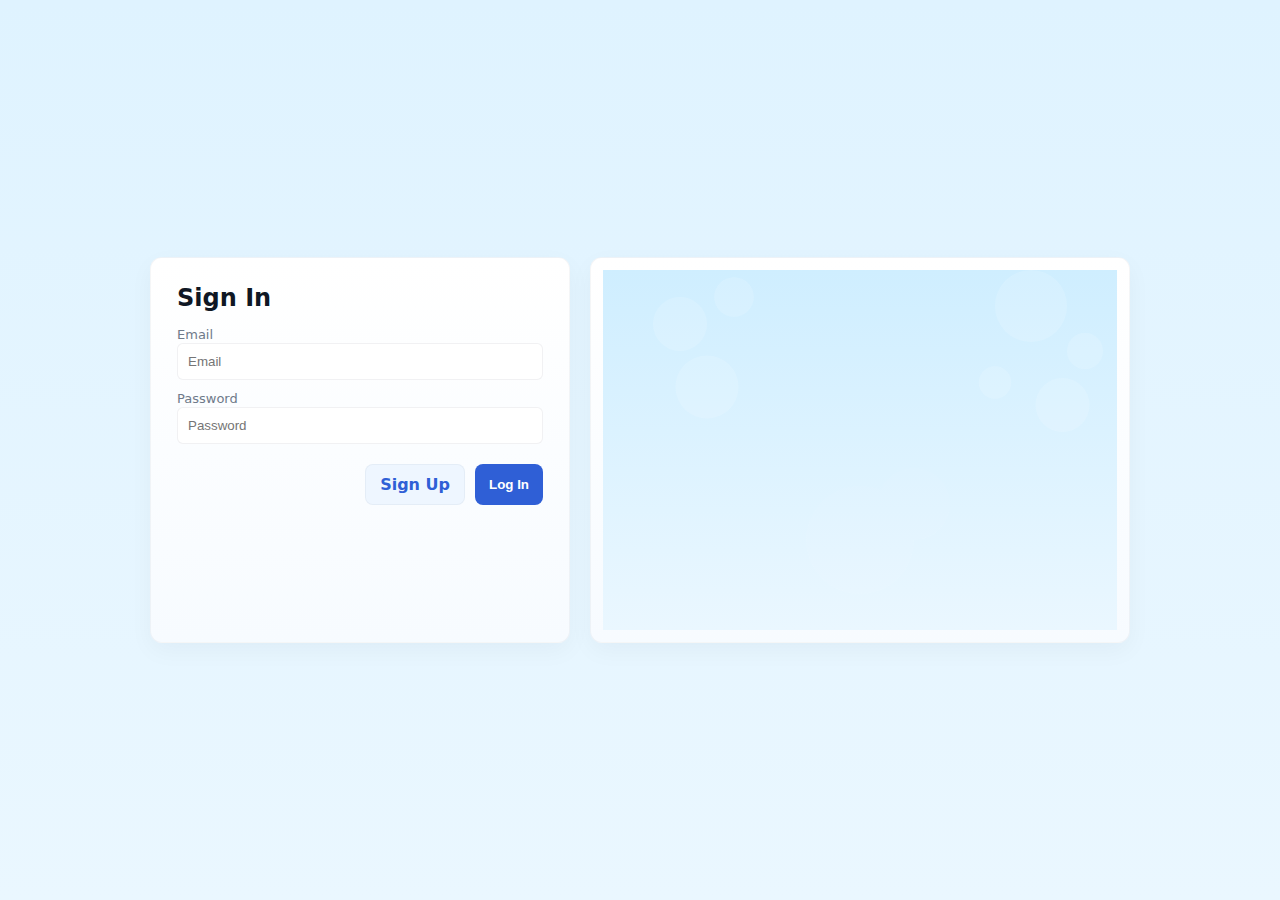
<file: admin dashboard/index.html>
<!doctype html>
<html lang="en"><head><meta charset="utf-8"/><meta name="viewport" content="width=device-width,initial-scale=1"/><title>Sign In</title><link rel="stylesheet" href="css/style.css"/></head><body>
  <div style="display:flex;min-height:100vh;align-items:center;justify-content:center;padding:40px">
    <div style="display:flex;gap:20px;max-width:980px;width:100%">
      <div class="container-card" style="width:420px;padding:26px">
        <h2 style="margin-bottom:12px">Sign In</h2>
        <form action="dashboard.html" method="get">
          <label style="font-size:13px;color:var(--muted)">Email</label>
          <input class="input" type="email" required placeholder="Email"/>
          <label style="font-size:13px;color:var(--muted)">Password</label>
          <input class="input" type="password" required placeholder="Password"/>
          <div style="display:flex;gap:10px;justify-content:flex-end;margin-top:12px"><a class="btn secondary" href="signup.html">Sign Up</a><button class="btn" type="submit">Log In</button></div>
        </form>
      </div>
      <div class="container-card" style="flex:1;display:flex;align-items:center;justify-content:center;overflow:hidden;border-radius:12px">
        <div style="width:100%;height:360px;background-image:url('assets/bg.svg');background-size:cover;background-position:center"></div>
      </div>
    </div>
  </div>
</body></html>
</file>
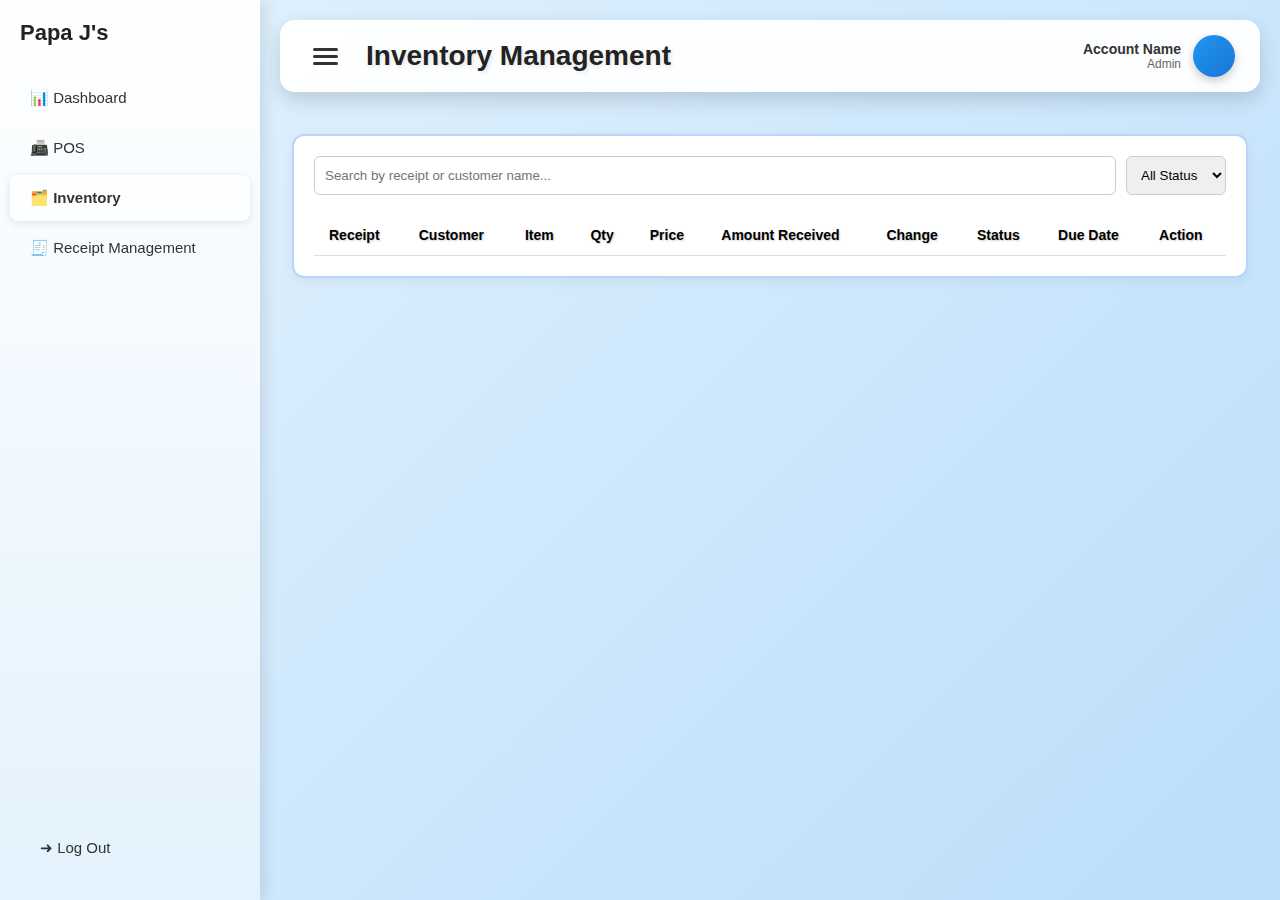
<file: inventory.html>
<!DOCTYPE html>
<html lang="en">

<head>
  <meta charset="UTF-8" />
  <meta name="viewport" content="width=device-width, initial-scale=1.0" />
  <title>Inventory Management</title>
  <link rel="stylesheet" href="css/style.css" />
  <link rel="stylesheet" href="css/inventory.css" />
</head>

<body>
  <div class="container">

    <div class="sidebar" id="sidebar">
      <div class="company-name">Papa J's</div>
      <a href="dashboard.html" class="menu-item">📊 Dashboard</a>
      <a href="pos.html" class="menu-item">📠 POS</a>
      <a href="inventory.html" class="menu-item active">🗂️ Inventory</a>
      <a href="receipt.html" class="menu-item">🧾 Receipt Management</a>
      <div class="logout">
        <a href="login.html" class="menu-item">➜ Log Out</a>
      </div>
    </div>

    <!-- MAIN CONTENT -->
    <div class="main-content" id="mainContent">

      <div class="header">
        <div class="header-left">
          <button class="burger-btn" id="burgerBtn">
            <span></span><span></span><span></span>
          </button>
          <h1 class="dashboard-title">Inventory Management</h1>
        </div>
        <div class="user-info">
          <div class="user-text">
            <div class="user-name">Account Name</div>
            <div class="user-role">Admin</div>
          </div>
          <div class="user-avatar"></div>
        </div>
      </div>

      <!-- INVENTORY TABLE -->
      <section class="inventory-wrapper">
        <div class="inventory-card">
          <div class="inventory-controls">
            <input type="text" class="inventory-search" id="searchInput" placeholder="Search by receipt or customer name...">
            <select class="inventory-status-filter" id="statusFilter">
              <option value="All">All Status</option>
              <option value="Pending">Pending</option>
              <option value="Washing">Washing</option>
              <option value="Washed">Washed</option>
              <option value="Complete">Complete</option>
            </select>
          </div>

          <div class="inventory-table-wrapper">
            <table>
              <thead>
                <tr>
                  <th>Receipt</th>
                  <th>Customer</th>
                  <th>Item</th>
                  <th>Qty</th>
                  <th>Price</th>
                  <th>Amount Received</th>
                  <th>Change</th>
                  <th>Status</th>
                  <th>Due Date</th>
                  <th>Action</th>
                </tr>
              </thead>
              <tbody id="inventoryTable"></tbody>
            </table>
          </div>
        </div>
      </section>
    </div>
  </div>

  <!-- EDIT MODAL -->
  <div class="modal-backdrop" id="editModal">
    <div class="modal">
      <div class="modal-header">Update Laundry Status</div>
      <div class="modal-body">
        <label>Status</label>
        <select class="input" id="modalStatus">
          <option>Pending</option>
          <option>Washing</option>
          <option>Washed</option>
          <option>Complete</option>
        </select>
        <label>Due Date</label>
        <input class="input" type="date" id="modalDate">
      </div>
      <div class="modal-actions">
        <button class="btn" id="cancelModal">Cancel</button>
        <button class="complete-btn" id="saveModal">Save</button>
      </div>
    </div>
  </div>

  <!-- DELETE CONFIRM MODAL -->
  <div class="modal-backdrop" id="deleteModal">
    <div class="modal">
      <div class="modal-header">Confirm Delete</div>
      <div class="modal-body">
        Are you sure you want to delete this item from inventory?
      </div>
      <div class="modal-actions">
        <button class="btn" id="cancelDelete">Cancel</button>
        <button class="btn delete" id="confirmDelete">Delete</button>
      </div>
    </div>
  </div>

  <div class="toast" id="toast">✅ Inventory updated!</div>

  <script>
    function toggleSidebar() {
      document.getElementById("sidebar").classList.toggle("closed");
      document.getElementById("mainContent").classList.toggle("expanded");
      document.getElementById("burgerBtn").classList.toggle("active");
    }

    document.getElementById("burgerBtn").onclick = toggleSidebar;

    const peso = n => '₱' + (Number(n || 0)).toFixed(2);
    let transactions = JSON.parse(localStorage.getItem('transactions') || '[]');
    let selectedItem = null;
    let deleteItem = null;

    function renderInventory() {
      const tbody = document.getElementById('inventoryTable');
      const search = document.getElementById('searchInput').value.toLowerCase();
      const filter = document.getElementById('statusFilter').value;
      tbody.innerHTML = '';

      transactions.forEach((tx, txIndex) => {
        tx.items.forEach((item, itemIndex) => {
          const itemStatus = item.status || 'Pending';

          if (
            (search && !(
              tx.receipt.toLowerCase().includes(search) ||
              tx.customer.name.toLowerCase().includes(search) ||
              tx.customer.phone.toLowerCase().includes(search)
            )) ||
            (filter !== 'All' && itemStatus !== filter)
          ) return;

          const tr = document.createElement('tr');
          tr.innerHTML = `
            <td>${tx.receipt}</td>
            <td>${tx.customer.name}</td>
            <td>${item.name}</td>
            <td>${item.kg}</td>
            <td>${peso(item.rate * item.kg)}</td>
            <td>${peso(tx.amountReceived)}</td>
            <td>${peso(tx.change)}</td>
            <td><span class="badge ${itemStatus.toLowerCase()}">${itemStatus}</span></td>
            <td>${tx.date}</td>
            <td>
              <button class="btn" onclick="openEditModal(${txIndex}, ${itemIndex})">Edit</button>
              <button class="btn delete" onclick="openDeleteModal(${txIndex}, ${itemIndex})">Delete</button>
            </td>
          `;
          tbody.appendChild(tr);
        });
      });
    }

    function openEditModal(txIndex, itemIndex) {
      selectedItem = { txIndex, itemIndex };
      const item = transactions[txIndex].items[itemIndex];
      document.getElementById('modalStatus').value = item.status || 'Pending';
      document.getElementById('modalDate').value = transactions[txIndex].date;
      document.getElementById('editModal').style.display = 'flex';
    }

    document.getElementById('cancelModal').onclick = () => {
      document.getElementById('editModal').style.display = 'none';
    };

    document.getElementById('saveModal').onclick = () => {
      const { txIndex, itemIndex } = selectedItem;
      const newStatus = document.getElementById('modalStatus').value;
      const newDate = document.getElementById('modalDate').value;

      transactions[txIndex].items[itemIndex].status = newStatus;
      transactions[txIndex].date = newDate;

      localStorage.setItem('transactions', JSON.stringify(transactions));
      document.getElementById('editModal').style.display = 'none';
      showToast("✅ Inventory updated!");
      renderInventory();
    };

    function openDeleteModal(txIndex, itemIndex) {
      deleteItem = { txIndex, itemIndex };
      document.getElementById('deleteModal').style.display = 'flex';
    }

    document.getElementById('cancelDelete').onclick = () => {
      document.getElementById('deleteModal').style.display = 'none';
    };

    document.getElementById('confirmDelete').onclick = () => {
      const { txIndex, itemIndex } = deleteItem;
      transactions[txIndex].items.splice(itemIndex, 1);

      if (transactions[txIndex].items.length === 0) {
        transactions.splice(txIndex, 1);
      }

      localStorage.setItem('transactions', JSON.stringify(transactions));
      document.getElementById('deleteModal').style.display = 'none';
      showToast("🗑️ Item deleted successfully!");
      renderInventory();
    };

    function showToast(message) {
      const t = document.getElementById('toast');
      t.textContent = message;
      t.style.display = 'block';
      setTimeout(() => t.style.display = 'none', 2500);
    }

    document.getElementById('searchInput').addEventListener('input', renderInventory);
    document.getElementById('statusFilter').addEventListener('change', renderInventory);

    renderInventory();
  </script>
</body>

</html>
</file>
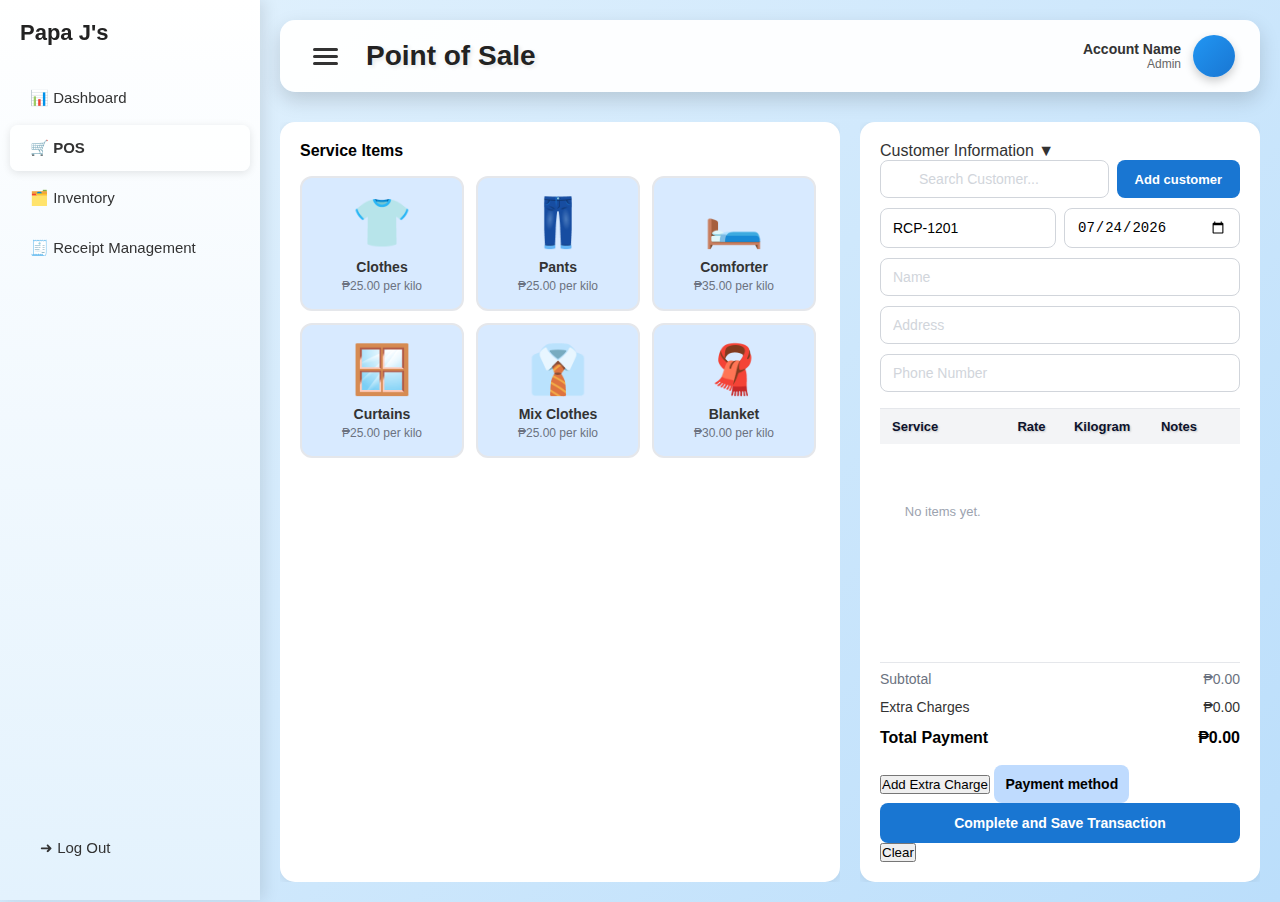
<file: pos.html>
<!DOCTYPE html>
<html lang="en">

<head>
  <meta charset="UTF-8" />
  <meta name="viewport" content="width=device-width, initial-scale=1.0" />
  <title>POS</title>

  <link rel="stylesheet" href="css/style.css" />
  <link rel="stylesheet" href="css/pos.css" />
</head>
 
<body>
  <div class="container">

    <div class="sidebar" id="sidebar">
      <div class="company-name">Papa J's</div>
      <a href="dashboard.html" class="menu-item">📊 Dashboard</a>
      <a href="pos.html" class="menu-item active">🛒 POS</a>
      <a href="inventory.html" class="menu-item">🗂️ Inventory</a>
      <a href="receipt.html" class="menu-item">🧾 Receipt Management</a>
      <div class="logout">
        <a href="login.html" class="menu-item">➜ Log Out</a>
      </div>
    </div>

    <!-- MAIN -->
    <div class="main-content" id="mainContent">

      <!-- HEADER -->
      <div class="header">
        <div class="header-left">
          <button class="burger-btn" id="burgerBtn">
            <span></span><span></span><span></span>
          </button>
          <h1 class="dashboard-title">Point of Sale</h1>
        </div>

        <div class="user-info">
          <div class="user-text">
            <div class="user-name">Account Name</div>
            <div class="user-role">Admin</div>
          </div>
          <div class="user-avatar"></div>
        </div>
      </div>

      <!-- POS LAYOUT -->
      <div class="pos-container">

        <!-- LEFT -->
        <div class="pos-left">
          <div class="box service-box">
            <h4 class="box-title">Service Items</h4>
            <div id="serviceGrid" class="service-grid"></div>
          </div>
        </div>

        <!-- RIGHT -->
        <div class="pos-right">
          <div class="pos-right-container">
            <div class="box collapsible-box">
              <div class="collapse-header" id="custCollapseHeader">
                  <span>Customer Information</span>
                  <span id="custCollapseIcon">▼</span>
              </div>

              <div class="collapse-content" id="custCollapseContent">
                  <div class="customer-search-row">
                      <input class="input" id="customerSearch" placeholder="Search Customer..." />
                      <button class="btn" id="openCustomerModal">Add customer</button>
                  </div>

                  <div class="receipt-row">
                      <input class="input" id="receiptId" placeholder="RCPT-0000" readonly />
                      <input class="input" id="dateInput" type="date" />
                  </div>

                  <input class="input" id="custName" placeholder="Name" />
                  <input class="input" id="custAddress" placeholder="Address" />
                  <input class="input" id="custPhone" placeholder="Phone Number" />
              </div>
          </div>
            <div class="box cart-box">
              <div class="table-wrapper">
                <table class="table" id="cartTable">
                  <thead>
                    <tr>
                      <th>Service</th>
                      <th>Rate</th>
                      <th>Kilogram</th>
                      <th>Notes</th>
                      <th></th>
                    </tr>
                  </thead>
                  <tbody></tbody>
                </table>
              </div>

              <div class="cart-footer">
                <div class="kv subtotal-row">
                  <div>Subtotal</div>
                  <div id="subtotal">₱0.00</div>
                </div>

                <div class="kv extras-row">
                  <div>Extra Charges</div>
                  <div id="extrasTotal">₱0.00</div>
                </div>

                <div class="kv total-row">
                  <div>Total Payment</div>
                  <div id="total">₱0.00</div>
                </div>

                <!-- CASH RECEIVED + CHANGE DISPLAY -->
                <div class="kv cash-received-row" id="cashReceivedRow" style="display:none;">
                  <div>Cash Received</div>
                  <div id="cashReceivedDisplay">₱0.00</div>
                </div>

                <div class="kv change-row" id="changeRow" style="display:none;">
                  <div>Change</div>
                  <div id="changeDisplayMain">₱0.00</div>
                </div>

                <!-- PAYMENT + EXTRAS BUTTONS-->
                <div class="payment-extras-wrapper">
                  <button class="modal-extras-btn" id="openExtrasModal">Add Extra Charge</button>
                  <button class="modal-payment-btn" id="openPaymentModal">Payment method</button>
                </div>

                <!-- COMPLETE + CLEAR BUTTONS -->
                <div class="action-buttons-wrapper">
                  <button class="complete-btn" id="saveBtn">Complete and Save Transaction</button>
                  <button class="clear-btn" id="clearBtn">Clear</button>
                </div>
              </div>
            </div>
          </div>
        </div>
      </div>
    </div>
  </div>
  
  <!--SERVICE MODAL -->
  <div class="modal-backdrop" id="addServiceBackdrop">
    <div class="modal add-service-modal">
      <div class="modal-header">
        Add Service
        <span class="modal-exit" onclick="addServiceBackdrop.style.display='none'">✖</span>
      </div>

      <div class="modal-body modal-center">
        <p class="muted">
          <span id="modalServiceName"></span><br />
          <span id="modalServiceRate"></span>
        </p>

        <input class="input" id="kgInput" type="number" min="0.1" step="0.1" placeholder="Kilogram (e.g., 2)" />
        <input class="input note-input" id="notesInput" type="text" placeholder="Notes (optional)" />
      </div>

      <div class="modal-actions">
        <button class="modal-clear-btn" id="cancelAddService">Cancel</button>
        <button class="modal-confirm-btn" id="confirmAddService">Add</button>
      </div>
    </div>
  </div>

  <!-- ADD CUSTOMER MODAL -->
  <div class="modal-backdrop" id="customerBackdrop">
    <div class="modal">
      <div class="modal-header">
        Add Customer
        <span class="modal-exit" onclick="customerBackdrop.style.display='none'">✖</span>
      </div>

      <div class="modal-body">
        <input class="input" id="newCustName" placeholder="Customer Name" />
        <input class="input" id="newCustAddress" placeholder="Address" />
        <input class="input" id="newCustPhone" placeholder="Phone Number" />
      </div>

      <div class="modal-actions">
        <button class="modal-clear-btn" id="cancelCustomer">Cancel</button>
        <button class="modal-confirm-btn" id="saveCustomer">Add Customer</button>
      </div>
    </div>
  </div>

  <!-- EXTRAS MODAL -->
  <div class="modal-backdrop" id="extrasBackdrop">
    <div class="modal">
      <div class="modal-header">
        Add Extra Charges
        <span class="modal-exit" onclick="extrasBackdrop.style.display='none'">✖</span>
      </div>

      <div class="modal-body">
        <div class="extras-list" id="extrasList"></div>
      </div>

      <div class="modal-actions">
        <button class="modal-clear-btn" id="cancelExtras">Cancel</button>
        <button class="modal-confirm-btn" id="confirmExtras">Apply</button>
      </div>
    </div>
  </div>

  <!-- PAYMENT MODAL -->
  <div class="modal-backdrop" id="paymentBackdrop">
    <div class="modal">
      <div class="modal-header">
        Payment
        <span class="modal-exit" onclick="paymentBackdrop.style.display='none'">✖</span>
      </div>

      <div class="modal-body">
        <div class="kv">
          <div>Total Payment</div>
          <div id="payTotal">₱0.00</div>
        </div>

        <label class="payment-label">Payment Method</label>
        <select class="input" id="paymentMethod">
          <option value="Cash">Cash</option>
          <option value="Paypal">Paypal</option>
        </select>

        <div class="cash-fields" id="cashFields">
          <label class="payment-label">Amount Received</label>
          <input class="input" id="amountReceived" type="number" min="0" step="0.01" placeholder="Enter amount received" />
          
          <div class="change-display" id="changeDisplay">
            <div class="label">Change</div>
            <div class="amount" id="changeAmount">₱0.00</div>
          </div>
        </div>
      </div>

      <div class="modal-actions">
        <button class="modal-clear-btn" id="clearPayment">Clear</button>
        <button class="modal-confirm-btn" id="confirmPayment">Confirm</button>
      </div>
    </div>
  </div>

  <!-- CLEAR CONFIRMATION MODAL -->
  <div class="modal-backdrop" id="clearConfirmBackdrop">
    <div class="modal">
      <div class="modal-header" id="clearModalHeader">
        Clear Transaction
        <span class="modal-exit" onclick="clearConfirmBackdrop.style.display='none'">✖</span>
      </div>

      <div class="modal-body">
        <p style="margin: 0; font-size: 14px; color: #374151;" id="clearModalMessage">
          Are you sure you want to clear all transaction data? This action cannot be undone.
        </p>
      </div>

      <div class="modal-actions" id="clearModalActions">
        <button class="modal-clear-btn" id="cancelClear">Cancel</button>
        <button class="modal-confirm-btn" id="confirmClear">Yes, Clear</button>
      </div>
    </div>
  </div>

  <!-- TOAST -->
  <div class="toast" id="toast">✅ Transaction completed successfully!</div>
  <div class="toast toast-clear" id="clearToast">🗑️ Transaction cleared successfully!</div>

  <script>
    function toggleSidebar() {
      document.getElementById("sidebar").classList.toggle("closed");
      document.getElementById("mainContent").classList.toggle("expanded");
      document.getElementById("burgerBtn").classList.toggle("active");
    }

    document.getElementById("burgerBtn").onclick = toggleSidebar;

    const peso = n => '₱' + (Number(n || 0)).toFixed(2);

    const services = [
      { name: 'Clothes', rate: 25.00, emoji: '👕' },
      { name: 'Pants', rate: 25.00, emoji: '👖' },
      { name: 'Comforter', rate: 35.00, emoji: '🛏️' },
      { name: 'Curtains', rate: 25.00, emoji: '🪟' },
      { name: 'Mix Clothes', rate: 25.00, emoji: '👔' },
      { name: 'Blanket', rate: 30.00, emoji: '🧣' }
    ];

    const extraCharges = [
      {id: 'detergent', name: 'Extra Detergent Powder', price: 15.00},
      {id: 'softener', name: 'Extra Fabric Softener', price: 20.00},
      {id: 'conditioner', name: 'Extra Fabric Conditioner', price: 18.00}
    ];

    let cart = [];
    // ADD EXTRA CHARGE MODAL
    let selectedExtras = {
      detergent: 0,
      softener: 0,
      conditioner: 0
    };

    let payment = { method: 'Cash', amountReceived: 0, change: 0 };
    let selectedService = null;

    function resetExtras() {
      selectedExtras.detergent = 0;
      selectedExtras.softener = 0;
      selectedExtras.conditioner = 0;
    }

    function nextReceipt() {
      const last = Number(localStorage.getItem('lastReceiptId') || '1200');
      const next = last + 1;
      localStorage.setItem('lastReceiptId', String(next));
      return 'RCP-' + next;
    }

    function calcTotals() {
      const subtotal = cart.reduce((s, i) => s + i.rate * i.kg, 0);

      // EXTRA AMOUNT
      let extrasAmount = 0;
      extraCharges.forEach(extra => {
        const qty = selectedExtras[extra.id] || 0;
        extrasAmount += qty * extra.price;
      });

      const total = subtotal + extrasAmount;
      
      document.getElementById('subtotal').textContent = peso(subtotal);
      document.getElementById('extrasTotal').textContent = peso(extrasAmount);
      document.getElementById('total').textContent = peso(total);
      document.getElementById('payTotal').textContent = peso(total);
      
      return { subtotal, extrasAmount, total };
    }

    function renderServices(list = services) {
      const grid = document.getElementById('serviceGrid');
      grid.innerHTML = '';
      list.forEach(s => {
        const div = document.createElement('div');
        div.className = 'service-item';
        div.innerHTML = `
          <div style="font-size:48px;margin-bottom:8px;">${s.emoji}</div>
          <div style="font-weight:700;font-size:14px;">${s.name}</div>
          <div class="muted">${peso(s.rate)} per kilo</div>
        `;
        div.addEventListener('click', () => openAddService(s));
        grid.appendChild(div);
      });
    }

    function renderCart() {
      const body = document.querySelector('#cartTable tbody');
      body.innerHTML = '';
      cart.forEach((item, idx) => {
        const tr = document.createElement('tr');
        tr.innerHTML = `
          <td>${item.name}</td>
          <td>${peso(item.rate)}</td>
          <td>${item.kg}</td>
          <td>${item.notes || '-'}</td>
          <td><button class="btn" data-remove="${idx}">Remove</button></td>
        `;
        body.appendChild(tr);
      });
      calcTotals();
    }

    function renderExtras() {
      const list = document.getElementById('extrasList');
      list.innerHTML = '';

      extraCharges.forEach(extra => {
        const qty = selectedExtras[extra.id] || 0;

        const div = document.createElement('div');
        div.className = 'extra-item';
        div.innerHTML = `
          <div class="extra-info">
            <div class="extra-name">${extra.name}</div>
          </div>

          <div class="extra-qty-control" style="display:flex;align-items:center;gap:8px;">
            <button class="qty-btn" data-id="${extra.id}" data-action="minus"
              style="width:32px;height:32px;font-size:20px;border:1px solid #d1d5db;border-radius:6px;cursor:pointer;line-height:1;">−</button>

            <span class="qty-display" style="min-width:20px;text-align:center;font-weight:600;">${qty}</span>

            <button class="qty-btn" data-id="${extra.id}" data-action="plus"
              style="width:32px;height:32px;font-size:20px;border:1px solid #d1d5db;border-radius:6px;cursor:pointer;line-height:1;">+</button>
          </div>

          <div class="extra-price">${peso(extra.price)}</div>
        `;

        list.appendChild(div);
      });

      document.querySelectorAll('.qty-btn').forEach(btn => {
        btn.addEventListener('click', () => {
          const id = btn.getAttribute('data-id');
          const action = btn.getAttribute('data-action');

          if (action === 'plus') {
            selectedExtras[id] = (selectedExtras[id] || 0) + 1;
          } else if (action === 'minus' && (selectedExtras[id] || 0) > 0) {
            selectedExtras[id] = selectedExtras[id] - 1;
          }

          renderExtras();
        });
      });
    }

    const addServiceBackdrop = document.getElementById('addServiceBackdrop');

    function openAddService(service) {
      selectedService = service;
      document.getElementById('modalServiceName').textContent = service.name;
      document.getElementById('modalServiceRate').textContent = peso(service.rate);
      document.getElementById('kgInput').value = '';
      document.getElementById('notesInput').value = '';
      addServiceBackdrop.style.display = 'flex';
      setTimeout(() => document.getElementById('kgInput').focus(), 10);
    }

    document.getElementById('cancelAddService').onclick = () => {
      addServiceBackdrop.style.display = 'none';
    };

    document.getElementById('confirmAddService').onclick = () => {
      const kg = parseFloat(document.getElementById('kgInput').value);
      const notes = document.getElementById('notesInput').value.trim();
      if (!selectedService || isNaN(kg) || kg <= 0) {
        alert('Enter a valid kilogram');
        return;
      }
      cart.push({ name: selectedService.name, rate: selectedService.rate, kg, notes });
      addServiceBackdrop.style.display = 'none';
      renderCart();
    };

    const customerBackdrop = document.getElementById('customerBackdrop');

    document.getElementById('openCustomerModal').onclick = () => {
      customerBackdrop.style.display = 'flex';
    };

    document.getElementById('cancelCustomer').onclick = () => {
      customerBackdrop.style.display = 'none';
    };

    document.getElementById('saveCustomer').onclick = () => {
      const name = document.getElementById('newCustName').value.trim();
      const address = document.getElementById('newCustAddress').value.trim();
      const phone = document.getElementById('newCustPhone').value.trim();

      if (!name) {
        alert("Please enter customer name.");
        return;
      }

      document.getElementById('custName').value = name;
      document.getElementById('custAddress').value = address;
      document.getElementById('custPhone').value = phone;

      customerBackdrop.style.display = 'none';

      document.getElementById('newCustName').value = "";
      document.getElementById('newCustAddress').value = "";
      document.getElementById('newCustPhone').value = "";
    };

    const extrasBackdrop = document.getElementById('extrasBackdrop');

    document.getElementById('openExtrasModal').onclick = () => {
      renderExtras();
      extrasBackdrop.style.display = 'flex';
    };

    document.getElementById('cancelExtras').onclick = () => {
      extrasBackdrop.style.display = 'none';
    };

    document.getElementById('confirmExtras').onclick = () => {
      extrasBackdrop.style.display = 'none';
      calcTotals();

      const totalQty = Object.values(selectedExtras).reduce((a, b) => a + b, 0);
      const extrasText = totalQty > 0 
        ? `Extras (${totalQty})` 
        : 'Add Extra Charge';
      document.getElementById('openExtrasModal').textContent = extrasText;
    };

    // PAYMENT MODAL
    const paymentBackdrop = document.getElementById('paymentBackdrop');
    const cashFields = document.getElementById('cashFields');
    const changeDisplay = document.getElementById('changeDisplay');
    const paymentMethodSelect = document.getElementById('paymentMethod');
    const amountReceivedInput = document.getElementById('amountReceived');

    paymentMethodSelect.addEventListener('change', () => {
      if (paymentMethodSelect.value === 'Cash') {
        cashFields.classList.add('show');
      } else {
        cashFields.classList.remove('show');
        changeDisplay.style.display = 'none';
      }
    });

    amountReceivedInput.addEventListener('input', () => {
      const totals = calcTotals();
      const received = parseFloat(amountReceivedInput.value) || 0;
      const change = received - totals.total;
      
      if (received >= totals.total) {
        changeDisplay.style.display = 'block';
        document.getElementById('changeAmount').textContent = peso(change);
      } else {
        changeDisplay.style.display = 'none';
      }
    });

    document.getElementById('openPaymentModal').onclick = () => {
      calcTotals();
      paymentBackdrop.style.display = 'flex';
      if (paymentMethodSelect.value === 'Cash') {
        cashFields.classList.add('show');
      }
    };

    document.getElementById('clearPayment').onclick = () => {
      document.getElementById('paymentMethod').value = 'Cash';
      document.getElementById('amountReceived').value = '';
      changeDisplay.style.display = 'none';
      cashFields.classList.add('show');
    };

    document.getElementById('confirmPayment').onclick = () => {
      const method = paymentMethodSelect.value;
      const totals = calcTotals();
      
      if (method === 'Cash') {
        const received = parseFloat(amountReceivedInput.value) || 0;
        if (received < totals.total) {
          alert('Amount received is less than total payment!');
          return;
        }
        payment.method = method;
        payment.amountReceived = received;
        payment.change = received - totals.total;

        // UPDATE MAIN SCREEN
        document.getElementById('cashReceivedRow').style.display = "flex";
        document.getElementById('changeRow').style.display = "flex";
        document.getElementById('cashReceivedDisplay').textContent = peso(received);
        document.getElementById('changeDisplayMain').textContent = peso(payment.change);

        document.getElementById('openPaymentModal').textContent = `Payment: Cash (${peso(received)})`;

      } else {
        payment.method = method;
        payment.amountReceived = totals.total;
        payment.change = 0;

        // HIDE CASH/CHANGE ON MAIN SCREEN
        document.getElementById('cashReceivedRow').style.display = "none";
        document.getElementById('changeRow').style.display = "none";

        document.getElementById('openPaymentModal').textContent = `Payment: ${method}`;
      }
      
      paymentBackdrop.style.display = 'none';
    };

    // Clear button functionality
    const clearConfirmBackdrop = document.getElementById('clearConfirmBackdrop');
    
    document.getElementById('clearBtn').onclick = () => {
      const hasCartItems = cart.length > 0;
      const hasCustomerData = document.getElementById('custName').value.trim() !== '' ||
                              document.getElementById('custAddress').value.trim() !== '' ||
                              document.getElementById('custPhone').value.trim() !== '' ||
                              document.getElementById('customerSearch').value.trim() !== '';
      const hasExtras = Object.values(selectedExtras).some(q => q > 0);
      const hasData = hasCartItems || hasCustomerData || hasExtras;
      
      const modalHeader = document.getElementById('clearModalHeader');
      const modalMessage = document.getElementById('clearModalMessage');
      const modalActions = document.getElementById('clearModalActions');
      
      clearConfirmBackdrop.style.display = 'flex';
      
      if (hasData) {
        modalHeader.textContent = 'Clear Transaction';
        modalMessage.textContent = 'Are you sure you want to clear all transaction data? This action cannot be undone.';
        modalActions.style.display = 'flex';
        modalActions.innerHTML = `
          <button class="modal-clear-btn" id="cancelClear">Cancel</button>
          <button class="modal-confirm-btn" id="confirmClear">Yes, Clear</button>
        `;
        
        setTimeout(() => {
          document.getElementById('cancelClear').onclick = () => {
            clearConfirmBackdrop.style.display = 'none';
          };
          
          document.getElementById('confirmClear').onclick = () => {
            clearAllData();
          };
        }, 0);
      } else {
        modalHeader.textContent = 'No Data';
        modalMessage.textContent = 'There is no data to be cleared.';
        modalActions.style.display = 'flex';
        modalActions.style.justifyContent = 'center';
        modalActions.innerHTML = `
          <button class="modal-confirm-btn" id="closeNoData">OK</button>
        `;
        
        setTimeout(() => {
          document.getElementById('closeNoData').onclick = () => {
            clearConfirmBackdrop.style.display = 'none';
            modalActions.style.justifyContent = 'flex-end';
          };
        }, 0);
      }
    };
    
    function clearAllData() {
      cart = [];
      resetExtras();
      payment = { method: 'Cash', amountReceived: 0, change: 0 };
      
      document.getElementById('custName').value = '';
      document.getElementById('custAddress').value = '';
      document.getElementById('custPhone').value = '';
      document.getElementById('customerSearch').value = '';
      
      document.getElementById('openPaymentModal').textContent = 'Payment method';
      document.getElementById('openExtrasModal').textContent = 'Add Extra Charge';
      
      document.getElementById('paymentMethod').value = 'Cash';
      document.getElementById('amountReceived').value = '';
      changeDisplay.style.display = 'none';

      // HIDE CASH/CHANGE FIELDS
      document.getElementById('cashReceivedRow').style.display = 'none';
      document.getElementById('changeRow').style.display = 'none';
      
      renderCart();
      
      clearConfirmBackdrop.style.display = 'none';
      
      const clearToast = document.getElementById('clearToast');
      clearToast.style.display = 'block';
      setTimeout(() => clearToast.style.display = 'none', 2000);
    }

    document.getElementById('saveBtn').onclick = () => {
      const name = document.getElementById('custName').value.trim();
      if (!name || cart.length === 0) {
        alert('Please add items and customer.');
        return;
      }
      
      if (!payment.method) {
        alert('Please select a payment method.');
        return;
      }
      
      const totals = calcTotals();

      const extrasArray = extraCharges
        .map(extra => {
          const qty = selectedExtras[extra.id] || 0;
          if (qty <= 0) return null;
          return {
            id: extra.id,
            name: extra.name,
            qty,
            price: extra.price
          };
        })
        .filter(Boolean);

      const tx = {
        receipt: document.getElementById('receiptId').value,
        date: document.getElementById('dateInput').value,
        customer: {
          name,
          address: document.getElementById('custAddress').value,
          phone: document.getElementById('custPhone').value
        },
        items: cart,
        extras: extrasArray,
        totals: { 
          subtotal: totals.subtotal, 
          extras: totals.extrasAmount, 
          total: totals.total 
        },
        payment,
        amountReceived: payment.amountReceived,
        change: payment.change
      };
      
      const list = JSON.parse(localStorage.getItem('transactions') || '[]');
      list.push(tx);
      localStorage.setItem('transactions', JSON.stringify(list));
      
      const t = document.getElementById('toast');
      t.style.display = 'block';
      setTimeout(() => t.style.display = 'none', 2000);
      
      cart = [];
      resetExtras();
      payment = { method: 'Cash', amountReceived: 0, change: 0 };
      
      document.getElementById('openPaymentModal').textContent = 'Payment method';
      document.getElementById('openExtrasModal').textContent = 'Add Extra Charge';

      // HIDE CASH/CHANGE FIELDS
      document.getElementById('cashReceivedRow').style.display = 'none';
      document.getElementById('changeRow').style.display = 'none';
      
      renderCart();
      document.getElementById('receiptId').value = nextReceipt();
    };

    document.querySelector('#cartTable').addEventListener('click', e => {
      const i = e.target.getAttribute('data-remove');
      if (i !== null) {
        cart.splice(i, 1);
        renderCart();
      }
    });

    (function init() {
      renderServices();
      document.getElementById('receiptId').value = nextReceipt();
      document.getElementById('dateInput').valueAsDate = new Date();
      cashFields.classList.add('show');
    })();

    // COLLAPSE CUSTOMER SECTION
    const custHeader = document.getElementById("custCollapseHeader");
    const custContent = document.getElementById("custCollapseContent");
    const custIcon = document.getElementById("custCollapseIcon");

    custHeader.addEventListener("click", () => {
        const isHidden = custContent.classList.toggle("hidden");
        custIcon.style.transform = isHidden ? "rotate(-90deg)" : "rotate(0deg)";
    });

  </script>
</body>

</html>
</file>
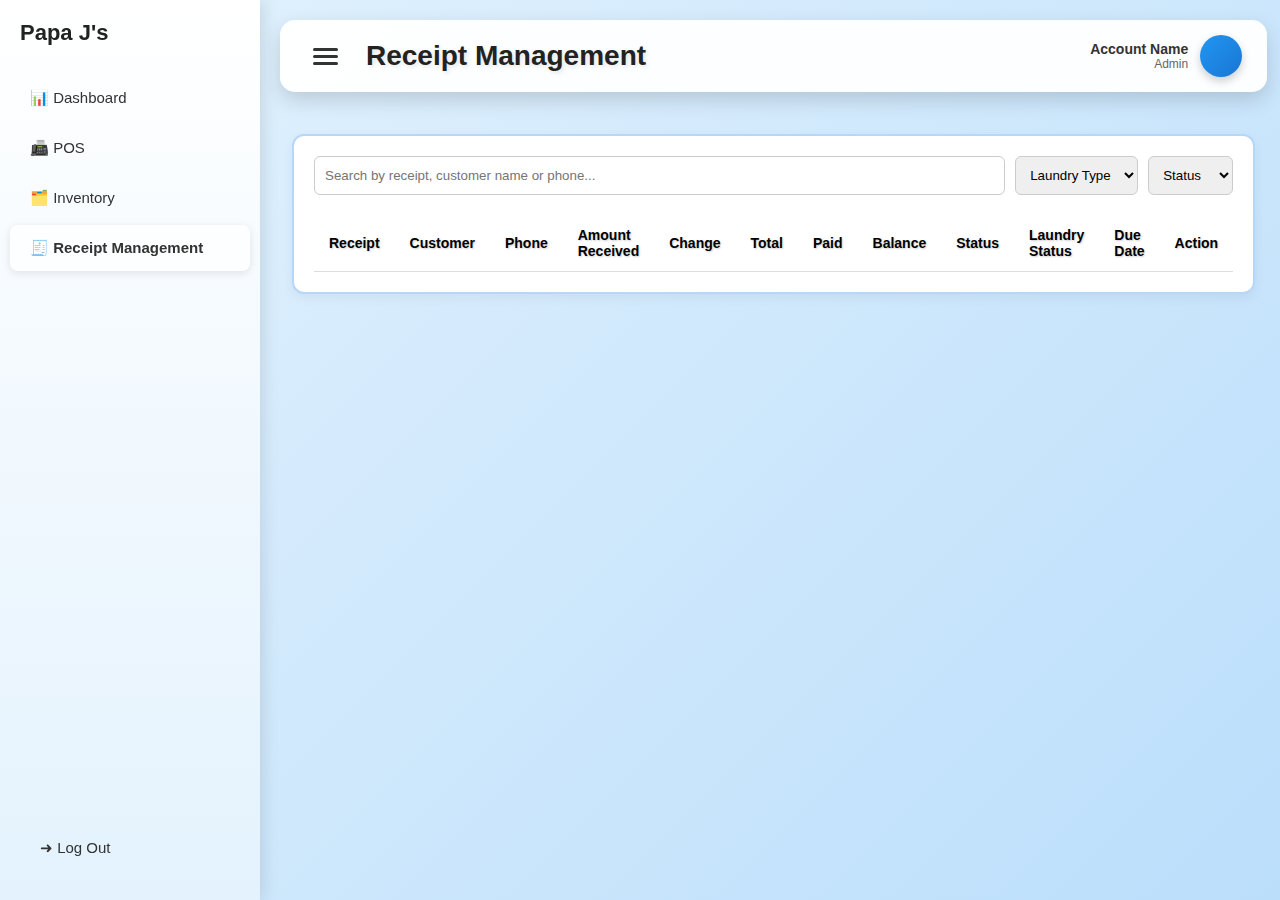
<file: receipt.html>
<!DOCTYPE html>
<html lang="en">

<head>
    <meta charset="UTF-8" />
    <meta name="viewport" content="width=device-width, initial-scale=1.0" />
    <title>Receipt Management</title>

    <link rel="stylesheet" href="css/style.css" />
    <link rel="stylesheet" href="css/receipt.css" />
</head>

<body>
    <div class="container">

        <div class="sidebar" id="sidebar">
            <div class="company-name">Papa J's</div>
            <a href="dashboard.html" class="menu-item">📊 Dashboard</a>
            <a href="pos.html" class="menu-item">📠 POS</a>
            <a href="inventory.html" class="menu-item">🗂️ Inventory</a>
            <a href="receipt.html" class="menu-item active">🧾 Receipt Management</a>
            <div class="logout">
                <a href="login.html" class="menu-item">➜ Log Out</a>
            </div>
        </div>

        <!-- MAIN -->
        <div class="main-content" id="mainContent">

            <div class="header">
                <div class="header-left">
                    <button class="burger-btn" id="burgerBtn">
            <span></span><span></span><span></span>
          </button>
                    <h1 class="dashboard-title">Receipt Management</h1>
                </div>

                <div class="user-info">
                    <div class="user-text">
                        <div class="user-name">Account Name</div>
                        <div class="user-role">Admin</div>
                    </div>
                    <div class="user-avatar"></div>
                </div>
            </div>

            <section class="receipt-wrapper">

                <div class="receipt-card">

                    <div class="receipt-controls">
                        <input class="receipt-search" id="searchInput" placeholder="Search by receipt, customer name or phone..." />

                        <select class="receipt-type-filter" id="laundryTypeFilter">
              <option value="All">Laundry Type</option>
              <option value="Clothes">Clothes</option>
              <option value="Pants">Pants</option>
              <option value="Comforter">Comforter</option>
              <option value="Curtains">Curtains</option>
              <option value="Mix Clothes">Mix Clothes</option>
              <option value="Blanket">Blanket</option>
            </select>

                        <select class="receipt-status-filter" id="paymentFilter">
              <option value="All">Status</option>
              <option value="Paid">Paid</option>
              <option value="Unpaid">Unpaid</option>
            </select>
                    </div>
          <div class="receipt-table-wrapper">
            <table class="receipt-table">
              <thead>
                <tr>
                  <th>Receipt</th>
                  <th>Customer</th>
                  <th>Phone</th>
                  <th>Amount Received</th>
                  <th>Change</th>
                  <th>Total</th>
                  <th>Paid</th>
                  <th>Balance</th>
                  <th>Status</th>
                  <th>Laundry Status</th>
                  <th>Due Date</th>
                  <th>Action</th>
                </tr>
              </thead>
              <tbody id="receiptTable"></tbody>
            </table>
        </div>
                </div>
            </section>
        </div>
    </div>

    <!-- VIEW / EDIT MODAL -->
    <div class="modal-backdrop" id="viewModal">
        <div class="modal">

            <div class="modal-header">
                <div>Receipt Details — <span id="mReceipt"></span></div>
                <div class="close-x" id="closeModal">✖</div>
            </div>

            <div class="modal-body">

                <div class="info-grid">
                    <div>
                        <div class="muted">Customer Name</div>
                        <div id="mName" class="modal-bold"></div>
                    </div>

                    <div>
                        <div class="muted">Phone Number</div>
                        <div id="mPhone"></div>
                    </div>

                    <div>
                        <div class="muted">Due Date</div>
                        <input class="input" type="date" id="mDate" />
                    </div>

                    <div>
                        <div class="muted">Payment Status</div>
                        <select class="input" id="mPaymentStatus">
              <option>Paid</option>
              <option>Unpaid</option>
            </select>
                    </div>
                </div>

                <div class="info-grid">
                    <div class="kv">
                        <div>Total Amount</div>
                        <div id="mTotal">₱0.00</div>
                    </div>

                    <div class="kv">
                        <div>Paid Amount</div>
                        <input class="input" id="mPaidInput" type="number" min="0" step="0.01" />
                    </div>

                    <div class="kv">
                        <div>Balance</div>
                        <div id="mBalance">₱0.00</div>
                    </div>
                </div>

                <h4 class="modal-items-title">Items</h4>

                <table class="mini-table">
                    <thead>
                        <tr>
                            <th>Type</th>
                            <th>Quantity (Kg)</th>
                            <th>Price</th>
                            <th>Status</th>
                        </tr>
                    </thead>
                    <tbody id="mItems"></tbody>
                </table>

            </div>

            <div class="modal-actions">
                <button class="btn" id="cancelView">Cancel</button>
                <button class="complete-btn" id="saveView">Save</button>
            </div>

        </div>
    </div>

    <div class="toast" id="toast">✅ Saved!</div>
    <div class="modal-backdrop" id="textReceiptModal">
        <div class="modal receipt-text-modal">

            <div class="modal-header">
                <div>Receipt Details</div>
                <div class="close-x" onclick="closeTextReceipt()">✖</div>
            </div>

            <div class="modal-body" id="textReceiptBody" style="line-height: 1.6; font-size: 17px;"></div>

            <div class="modal-actions">
                <button class="btn" onclick="closeTextReceipt()">Close</button>
            </div>

        </div>
    </div>
    <div class="modal-backdrop" id="paymentModal" style="display:none;">
        <div class="modal small-modal">

            <div class="modal-header">
                <div>Update Payment</div>
                <div class="close-x" onclick="closePaymentModal()">✖</div>
            </div>

            <div class="modal-body">

                <div class="kv">
                    <div>Total Amount</div>
                    <div id="pTotal">₱0.00</div>
                </div>

                <div class="kv">
                    <div>Amount Paid</div>
                    <input class="input" id="pPaid" type="number" min="0" step="0.01">
                </div>

                <div class="kv">
                    <div>Balance</div>
                    <div id="pBalance">₱0.00</div>
                </div>

                <div class="kv">
                    <div>Payment Status</div>
                    <select class="input" id="pStatus">
                    <option>Paid</option>
                    <option>Unpaid</option>
                </select>
                </div>

            </div>

            <div class="modal-actions">
                <button class="btn" onclick="closePaymentModal()">Cancel</button>
                <button class="complete-btn" onclick="savePayment()">Save</button>
            </div>

        </div>
    </div>
    <script>
        function toggleSidebar() {
            document.getElementById("sidebar").classList.toggle("closed");
            document.getElementById("mainContent").classList.toggle("expanded");
            document.getElementById("burgerBtn").classList.toggle("active");
        }

        document.getElementById("burgerBtn").onclick = toggleSidebar;

        const peso = n => '₱' + Number(n || 0).toFixed(2);
        let transactions = JSON.parse(localStorage.getItem('transactions') || '[]');
        let currentIndex = null;

        function computeTotals(tx) {
            const subtotal = tx.items.reduce((s, i) => s + i.rate * i.kg, 0);
            const total = subtotal;
            const paid = (tx.payment && tx.payment.tendered) || 0;
            const balance = Math.max(0, total - paid);
            const status = paid >= total ? 'Paid' : 'Unpaid';
            return {
                total,
                paid,
                balance,
                status
            };
        }

        function rollupLaundryStatus(tx) {
            const statuses = tx.items.map(i => i.status || 'Pending');
            if (statuses.includes('Pending')) return 'Pending';
            if (statuses.includes('Washing')) return 'Washing';
            if (statuses.includes('Washed')) return 'Washed';
            return 'Complete';
        }

        function badge(htmlStatus, map) {
            const cls = (map[htmlStatus] || htmlStatus).toLowerCase();
            return `<span class="badge ${cls}">${htmlStatus}</span>`;
        }

        function renderTable() {
            const tbody = document.getElementById('receiptTable');
            const q = document.getElementById('searchInput').value.toLowerCase();
            const typeFilter = document.getElementById('laundryTypeFilter').value;
            const payFilter = document.getElementById('paymentFilter').value;

            tbody.innerHTML = '';

            transactions.forEach((tx, idx) => {
                if (q) {
                    const hay = (tx.receipt + ' ' + tx.customer.name + ' ' + tx.customer.phone).toLowerCase();
                    if (!hay.includes(q)) return;
                }

                if (typeFilter !== 'All' && !tx.items.some(i => i.name === typeFilter)) return;

                const {
                    total,
                    paid,
                    balance,
                    status
                } = computeTotals(tx);

                if (payFilter !== 'All' && status !== payFilter) return;

                const laundryStatus = rollupLaundryStatus(tx);

                const tr = document.createElement('tr');
                tr.innerHTML = `
          <td>${tx.receipt}</td>
          <td>${tx.customer.name}</td>
          <td>${tx.customer.phone || ''}</td>
          <td>${peso(tx.amountReceived)}</td>
          <td>${peso(tx.change)}</td>
          <td>${peso(total)}</td>
          <td>${peso(paid)}</td>
          <td>${peso(balance)}</td>
          <td>${badge(status, { Paid: 'paid', Unpaid: 'unpaid' })}</td>
          <td>${badge(laundryStatus, { Pending: 'pending', Washing: 'washing', Washed: 'washed', Complete: 'complete' })}</td>
          <td>${tx.date || ''}</td>
         <td>
         <span class="action-view" onclick="openReceiptText(${idx})">👁️</span>
         <span class="action-edit" onclick="openPayment(${idx})">✏️</span>
          </td>
        `;
                tbody.appendChild(tr);
            });
        }

        function openView(index) {
            currentIndex = index;
            const tx = transactions[index];
            const totals = computeTotals(tx);

            document.getElementById('mReceipt').textContent = tx.receipt;
            document.getElementById('mName').textContent = tx.customer.name;
            document.getElementById('mPhone').textContent = tx.customer.phone;
            document.getElementById('mDate').value = tx.date;
            document.getElementById('mPaymentStatus').value = totals.status;
            document.getElementById('mTotal').textContent = peso(totals.total);
            document.getElementById('mPaidInput').value = totals.paid;
            document.getElementById('mBalance').textContent = peso(totals.balance);

            const body = document.getElementById('mItems');
            body.innerHTML = '';

            tx.items.forEach((it, i) => {
                const row = document.createElement('tr');
                row.innerHTML = `
          <td>${it.name}</td>
          <td>${it.kg}</td>
          <td>${peso(it.rate * it.kg)}</td>
          <td>
            <select class="select" data-idx="${i}">
              <option ${ (it.status || 'Pending') === 'Pending' ? 'selected' : '' }>Pending</option>
              <option ${ it.status === 'Washing' ? 'selected' : '' }>Washing</option>
              <option ${ it.status === 'Washed' ? 'selected' : '' }>Washed</option>
              <option ${ it.status === 'Complete' ? 'selected' : '' }>Complete</option>
            </select>
          </td>
        `;
                body.appendChild(row);
            });

            document.getElementById('viewModal').style.display = 'flex';
        }

        document.getElementById('closeModal').onclick = () => {
            document.getElementById('viewModal').style.display = 'none';
        };

        document.getElementById('cancelView').onclick = () => {
            document.getElementById('viewModal').style.display = 'none';
        };

        document.getElementById('mPaidInput').addEventListener('input', () => {
            const tx = transactions[currentIndex];
            const total = computeTotals(tx).total;
            const paid = Number(document.getElementById('mPaidInput').value || 0);
            document.getElementById('mBalance').textContent = peso(Math.max(0, total - paid));
            document.getElementById('mPaymentStatus').value = paid >= total ? 'Paid' : 'Unpaid';
        });

        function openReceiptText(index) {
            const tx = transactions[index];
            const totals = computeTotals(tx);

            const itemsList = tx.items
                .map(i => `
          <b>Item:</b> ${i.name}<br>
          <b>Laundry Type:</b> ${i.name}<br>
          <b>Quantity:</b> ${i.kg}<br>
          <b>Price:</b> ${peso(i.rate * i.kg)}<br>
          <b>Penalty:</b> ₱0<br><br>
          `)
                .join('');

            const html = `
          <b>Receipt ID:</b> ${tx.receipt}<br>
          <b>Name:</b> ${tx.customer.name}<br>
          ${itemsList}
          <b>Payment Status:</b> ${totals.status}<br>
          <b>Laundry Status:</b> ${rollupLaundryStatus(tx)}<br>
          `;

            document.getElementById('textReceiptBody').innerHTML = html;
            document.getElementById('textReceiptModal').style.display = 'flex';
        }

        function closeTextReceipt() {
            document.getElementById('textReceiptModal').style.display = 'none';
        }
        document.getElementById('saveView').onclick = () => {
            const tx = transactions[currentIndex];

            tx.date = document.getElementById('mDate').value;
            const paidVal = Number(document.getElementById('mPaidInput').value || 0);

            tx.payment = tx.payment || {
                method: 'Cash',
                tendered: 0,
                change: 0
            };
            tx.payment.tendered = paidVal;

            document.querySelectorAll('#mItems select').forEach(sel => {
                const i = Number(sel.getAttribute('data-idx'));
                tx.items[i].status = sel.value;
            });

            localStorage.setItem('transactions', JSON.stringify(transactions));

            const t = document.getElementById('toast');
            t.style.display = 'block';
            setTimeout(() => t.style.display = 'none', 2000);

            renderTable();
            document.getElementById('viewModal').style.display = 'none';
        };

        document.getElementById('searchInput').addEventListener('input', renderTable);
        document.getElementById('laundryTypeFilter').addEventListener('change', renderTable);
        document.getElementById('paymentFilter').addEventListener('change', renderTable);
        let paymentIndex = null;

        function openPayment(index) {
            paymentIndex = index;
            const tx = transactions[index];
            const totals = computeTotals(tx);

            document.getElementById("pTotal").textContent = peso(totals.total);
            document.getElementById("pPaid").value = totals.paid;
            document.getElementById("pBalance").textContent = peso(totals.balance);
            document.getElementById("pStatus").value = totals.status;

            document.getElementById("paymentModal").style.display = "flex";
        }

        function closePaymentModal() {
            document.getElementById("paymentModal").style.display = "none";
        }

        document.getElementById("pPaid").addEventListener("input", () => {
            const total = computeTotals(transactions[paymentIndex]).total;
            const paid = Number(document.getElementById("pPaid").value || 0);
            const balance = Math.max(0, total - paid);
            document.getElementById("pBalance").textContent = peso(balance);
            document.getElementById("pStatus").value = paid >= total ? "Paid" : "Unpaid";
        });

        function savePayment() {
            const tx = transactions[paymentIndex];

            const paid = Number(document.getElementById("pPaid").value || 0);

            // Ensure payment object exists
            if (!tx.payment) tx.payment = {
                method: "Cash",
                tendered: 0,
                change: 0
            };

            tx.payment.tendered = paid;

            // Save to localStorage
            localStorage.setItem("transactions", JSON.stringify(transactions));

            // Update the table
            renderTable();

            // Close modal
            closePaymentModal();

            // Toast notification
            const t = document.getElementById("toast");
            t.style.display = "block";
            setTimeout(() => t.style.display = "none", 2000);
        }
        renderTable();
    </script>
</body>

</html>
</file>
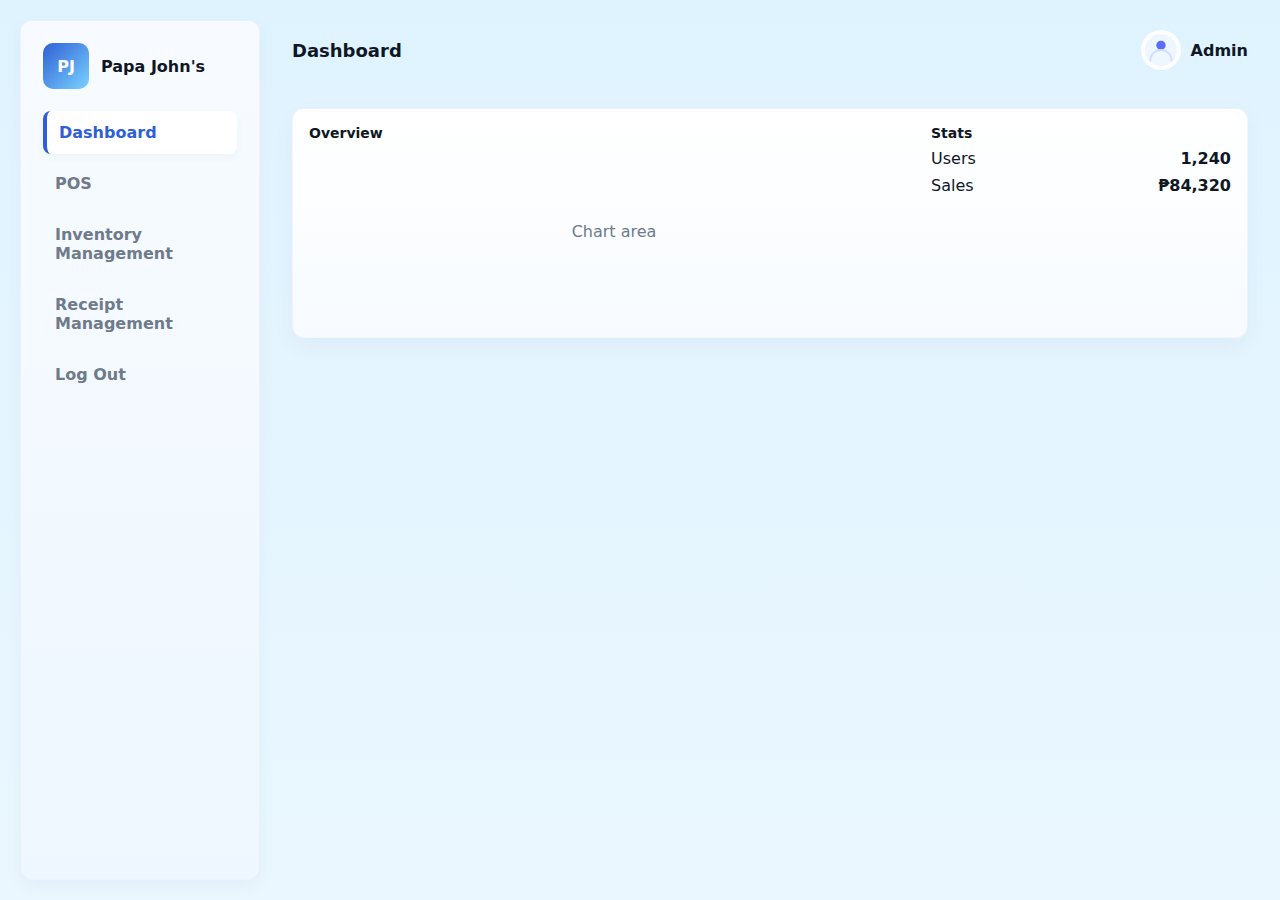
<file: admin dashboard/dashboard.html>
<!doctype html>
<html lang="en"><head><meta charset="utf-8"/><meta name="viewport" content="width=device-width,initial-scale=1"/><title>Dashboard</title><link rel="stylesheet" href="css/style.css"/></head><body>
  <div class="app">
    <aside class="sidebar">
      <div class="brand"><div class="logo">PJ</div><div><h1>Papa John's</h1></div></div>
      <nav class="nav">
        <a class="active" href="dashboard.html">Dashboard</a>
        <a href="pos.html">POS</a>
        <a href="inventory.html">Inventory Management</a>
        <a href="receipt.html">Receipt Management</a>
        <a href="index.html">Log Out</a>
      </nav>
    </aside>
    <main class="main">
      <header class="topbar"><div class="title">Dashboard</div><div /></div><div class="profile"><img src="assets/avatar.svg"/><div style="font-weight:800">Admin</div></div></header>
      <section style="padding:12px">
        <div class="container-card" style="padding:16px;margin-bottom:12px">
          <div style="display:flex;gap:12px">
            <div style="flex:1" class="card">
              <h3 style="font-size:14px">Overview</h3>
              <div style="height:180px;display:flex;align-items:center;justify-content:center;color:var(--muted)">Chart area</div>
            </div>
            <div style="width:300px" class="card">
              <h3 style="font-size:14px">Stats</h3>
              <div style="display:flex;flex-direction:column;gap:8px;margin-top:8px">
                <div style="display:flex;justify-content:space-between"><div>Users</div><div style="font-weight:800">1,240</div></div>
                <div style="display:flex;justify-content:space-between"><div>Sales</div><div style="font-weight:800">₱84,320</div></div>
              </div>
            </div>
          </div>
        </div>
      </section>
    </main>
  </div>
</body></html>
</file>
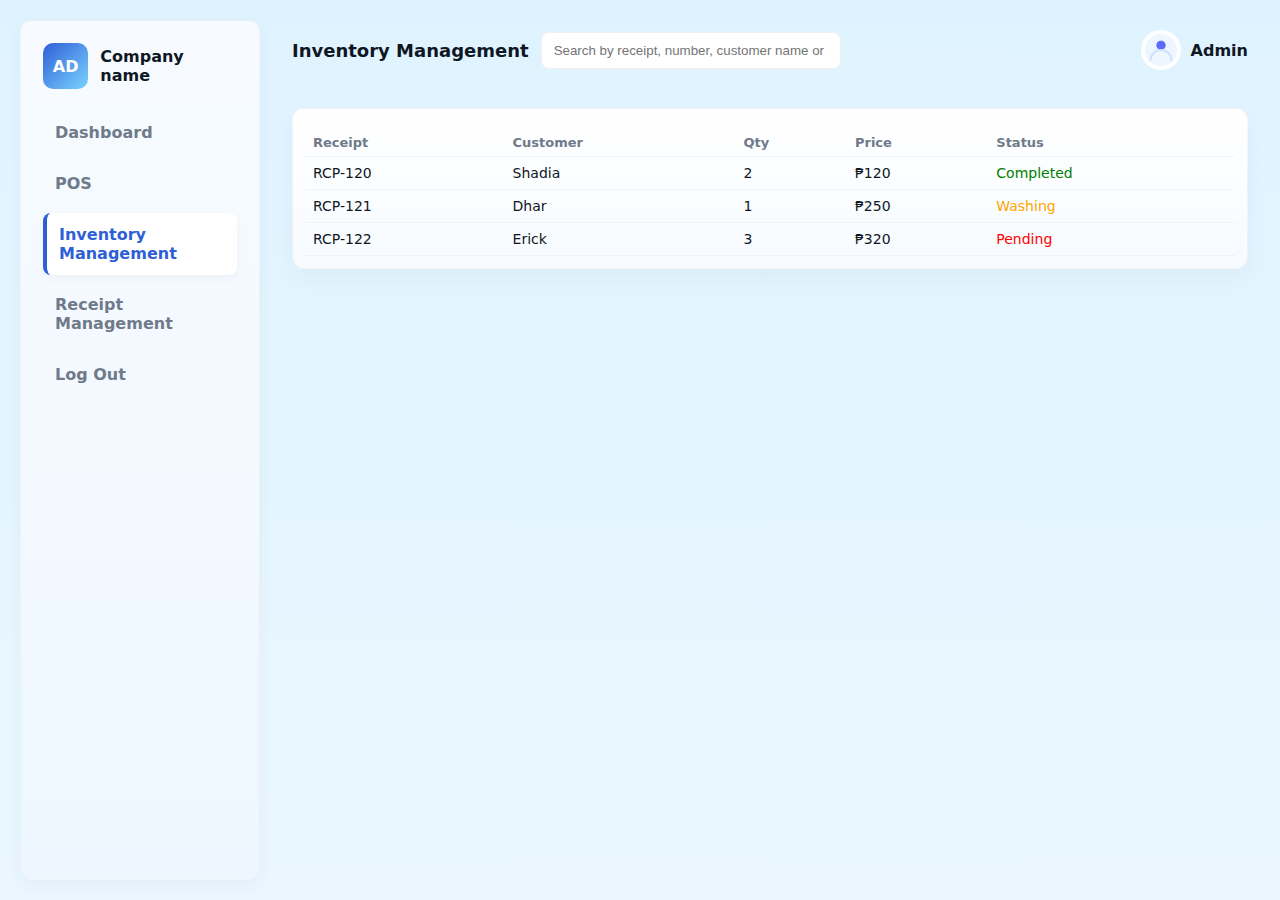
<file: admin dashboard/inventory.html>
<!doctype html>
<html lang="en"><head><meta charset="utf-8"/><meta name="viewport" content="width=device-width,initial-scale=1"/><title>Inventory</title><link rel="stylesheet" href="css/style.css"/></head><body>
  <div class="app">
    <aside class="sidebar">
      <div class="brand"><div class="logo">AD</div><div><h1>Company name</h1></div></div>
      <nav class="nav">
        <a href="dashboard.html">Dashboard</a>
        <a href="pos.html">POS</a>
        <a class="active" href="inventory.html">Inventory Management</a>
        <a href="receipt.html">Receipt Management</a>
        <a href="index.html">Log Out</a>
      </nav>
    </aside>
    <main class="main">
      <header class="topbar"><div class="title">Inventory Management</div><div class="search"><input placeholder="Search by receipt, number, customer name or phone" /></div><div class="profile"><img src="assets/avatar.svg"/><div style="font-weight:800">Admin</div></div></header>
      <section style="padding:12px">
        <div class="container-card">
          <table class="table">
            <thead><tr><th>Receipt</th><th>Customer</th><th>Qty</th><th>Price</th><th>Status</th></tr></thead>
            <tbody>
              <tr><td>RCP-120</td><td>Shadia</td><td>2</td><td>₱120</td><td style="color:green">Completed</td></tr>
              <tr><td>RCP-121</td><td>Dhar</td><td>1</td><td>₱250</td><td style="color:orange">Washing</td></tr>
              <tr><td>RCP-122</td><td>Erick</td><td>3</td><td>₱320</td><td style="color:red">Pending</td></tr>
            </tbody>
          </table>
        </div>
      </section>
    </main>
  </div>
</body></html>
</file>
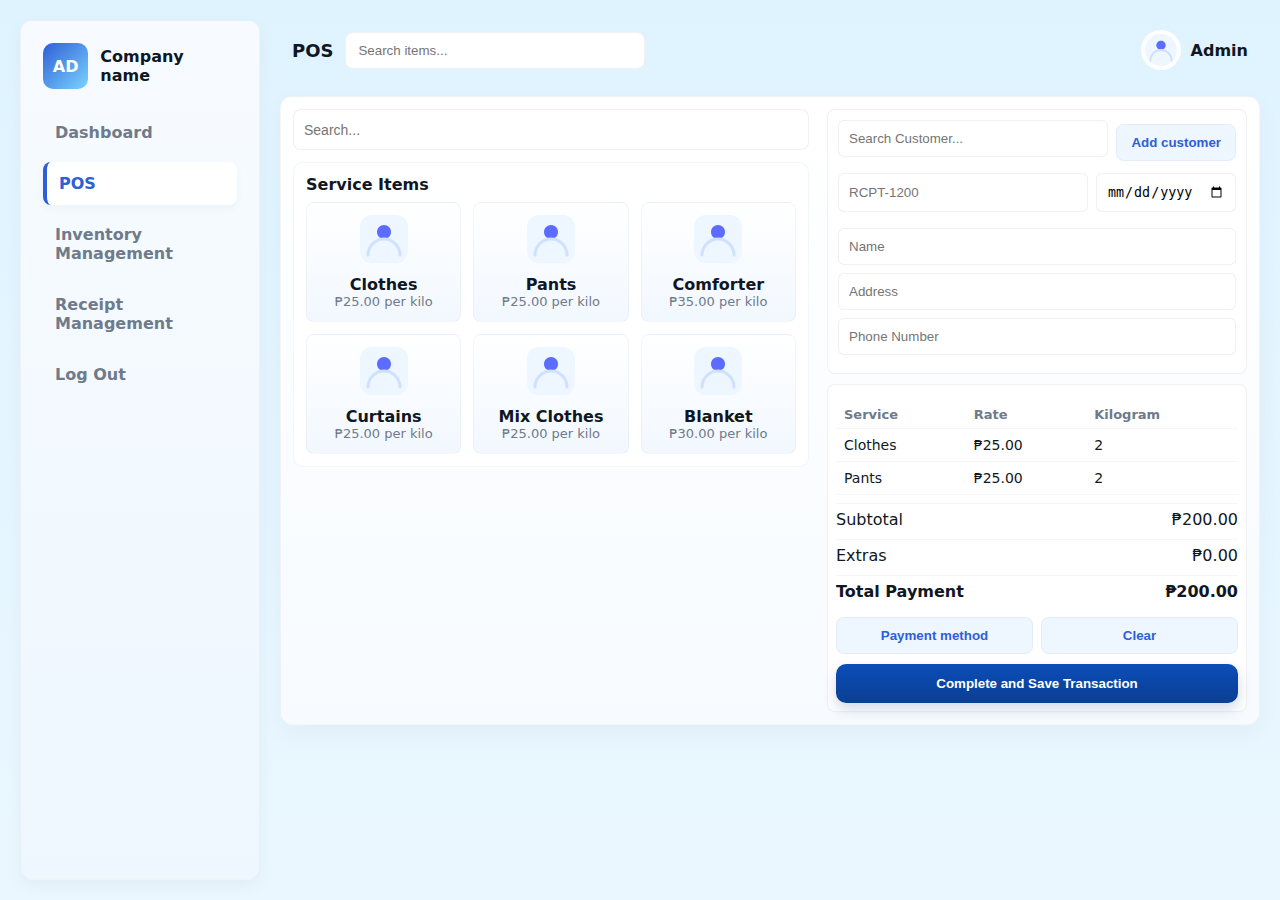
<file: admin dashboard/pos.html>
<!doctype html>
<html lang="en"><head><meta charset="utf-8"/><meta name="viewport" content="width=device-width,initial-scale=1"/><title>POS</title><link rel="stylesheet" href="css/style.css"/></head><body>
  <div class="app">
    <aside class="sidebar">
      <div class="brand"><div class="logo">AD</div><div><h1>Company name</h1></div></div>
      <nav class="nav">
        <a href="dashboard.html">Dashboard</a>
        <a class="active" href="pos.html">POS</a>
        <a href="inventory.html">Inventory Management</a>
        <a href="receipt.html">Receipt Management</a>
        <a href="index.html">Log Out</a>
      </nav>
    </aside>
    <main class="main">
      <header class="topbar"><div class="title">POS</div><div class="search"><input placeholder="Search items..." /></div><div class="profile"><img src="assets/avatar.svg"/><div style="font-weight:800">Admin</div></div></header>
      <section class="container-card pos-layout">
        <div class="pos-left">
          <div class="search-bar"><input placeholder="Search..." style="width:100%;border:0;outline:none;font-size:14px"/></div>
          <div style="background:#fff;border-radius:10px;padding:12px;border:1px solid rgba(12,18,44,0.04)">
            <h4 style="margin-bottom:8px">Service Items</h4>
            <div class="service-grid">
              <div class="service-item"><img src="assets/avatar.svg"/><div style="font-weight:700">Clothes</div><div style="font-size:13px;color:var(--muted)">₱25.00 per kilo</div></div>
              <div class="service-item"><img src="assets/avatar.svg"/><div style="font-weight:700">Pants</div><div style="font-size:13px;color:var(--muted)">₱25.00 per kilo</div></div>
              <div class="service-item"><img src="assets/avatar.svg"/><div style="font-weight:700">Comforter</div><div style="font-size:13px;color:var(--muted)">₱35.00 per kilo</div></div>
              <div class="service-item"><img src="assets/avatar.svg"/><div style="font-weight:700">Curtains</div><div style="font-size:13px;color:var(--muted)">₱25.00 per kilo</div></div>
              <div class="service-item"><img src="assets/avatar.svg"/><div style="font-weight:700">Mix Clothes</div><div style="font-size:13px;color:var(--muted)">₱25.00 per kilo</div></div>
              <div class="service-item"><img src="assets/avatar.svg"/><div style="font-weight:700">Blanket</div><div style="font-size:13px;color:var(--muted)">₱30.00 per kilo</div></div>
            </div>
          </div>
        </div>

        <div class="pos-right">
          <div class="box">
            <div style="display:flex;gap:8px;align-items:center">
              <input class="input" placeholder="Search Customer..." style="flex:1"/>
              <button class="btn secondary">Add customer</button>
            </div>
            <div style="display:flex;gap:8px;margin-top:8px">
              <input class="input" placeholder="RCPT-1200" style="flex:1"/>
              <input class="input" type="date" style="width:140px"/>
            </div>
            <div style="margin-top:8px">
              <input class="input" placeholder="Name" />
              <input class="input" placeholder="Address" />
              <input class="input" placeholder="Phone Number" />
            </div>
          </div>

          <div class="box" style="padding:8px">
            <table class="table">
              <thead><tr><th>Service</th><th>Rate</th><th>Kilogram</th></tr></thead>
              <tbody>
                <tr><td>Clothes</td><td>₱25.00</td><td>2</td></tr>
                <tr><td>Pants</td><td>₱25.00</td><td>2</td></tr>
              </tbody>
            </table>
            <div style="margin-top:8px" class="kv"><div>Subtotal</div><div>₱200.00</div></div>
            <div style="margin-top:4px" class="kv"><div>Extras</div><div>₱0.00</div></div>
            <div style="margin-top:4px;font-weight:800" class="kv"><div>Total Payment</div><div>₱200.00</div></div>
            <div style="display:flex;gap:8px;margin-top:10px">
              <button class="btn secondary" style="flex:1">Payment method</button>
              <button class="btn secondary" style="flex:1">Clear</button>
            </div>
            <div style="margin-top:10px"><button class="complete-btn" style="width:100%">Complete and Save Transaction</button></div>
          </div>
        </div>
      </section>
    </main>
  </div>
</body></html>
</file>
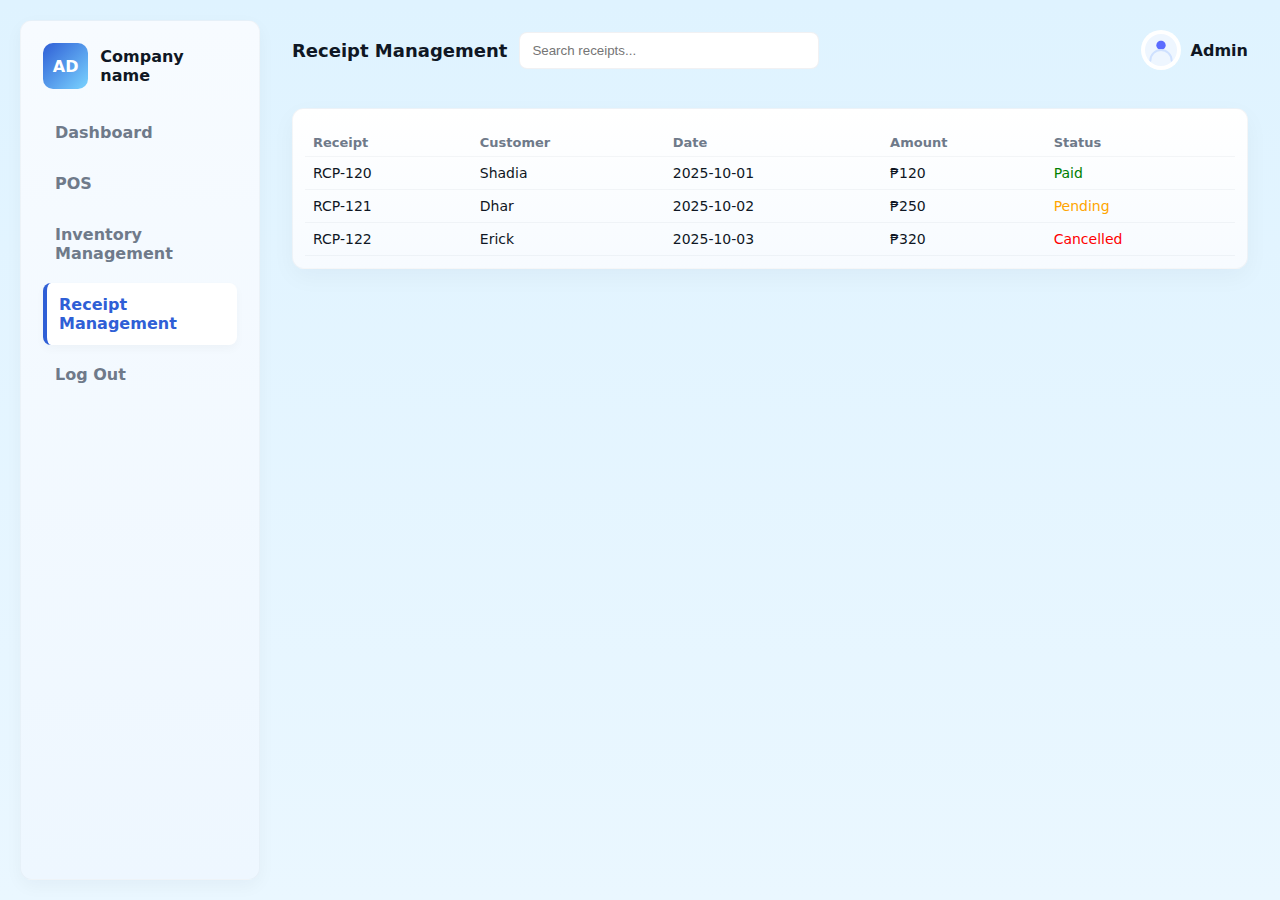
<file: admin dashboard/receipt.html>
<!doctype html>
<html lang="en"><head><meta charset="utf-8"/><meta name="viewport" content="width=device-width,initial-scale=1"/><title>Receipt</title><link rel="stylesheet" href="css/style.css"/></head><body>
  <div class="app">
    <aside class="sidebar">
      <div class="brand"><div class="logo">AD</div><div><h1>Company name</h1></div></div>
      <nav class="nav">
        <a href="dashboard.html">Dashboard</a>
        <a href="pos.html">POS</a>
        <a href="inventory.html">Inventory Management</a>
        <a class="active" href="receipt.html">Receipt Management</a>
        <a href="index.html">Log Out</a>
      </nav>
    </aside>
    <main class="main">
      <header class="topbar"><div class="title">Receipt Management</div><div class="search"><input placeholder="Search receipts..." /></div><div class="profile"><img src="assets/avatar.svg"/><div style="font-weight:800">Admin</div></div></header>
      <section style="padding:12px">
        <div class="container-card">
          <table class="table">
            <thead><tr><th>Receipt</th><th>Customer</th><th>Date</th><th>Amount</th><th>Status</th></tr></thead>
            <tbody>
              <tr><td>RCP-120</td><td>Shadia</td><td>2025-10-01</td><td>₱120</td><td style="color:green">Paid</td></tr>
              <tr><td>RCP-121</td><td>Dhar</td><td>2025-10-02</td><td>₱250</td><td style="color:orange">Pending</td></tr>
              <tr><td>RCP-122</td><td>Erick</td><td>2025-10-03</td><td>₱320</td><td style="color:red">Cancelled</td></tr>
            </tbody>
          </table>
        </div>
      </section>
    </main>
  </div>
</body></html>
</file>
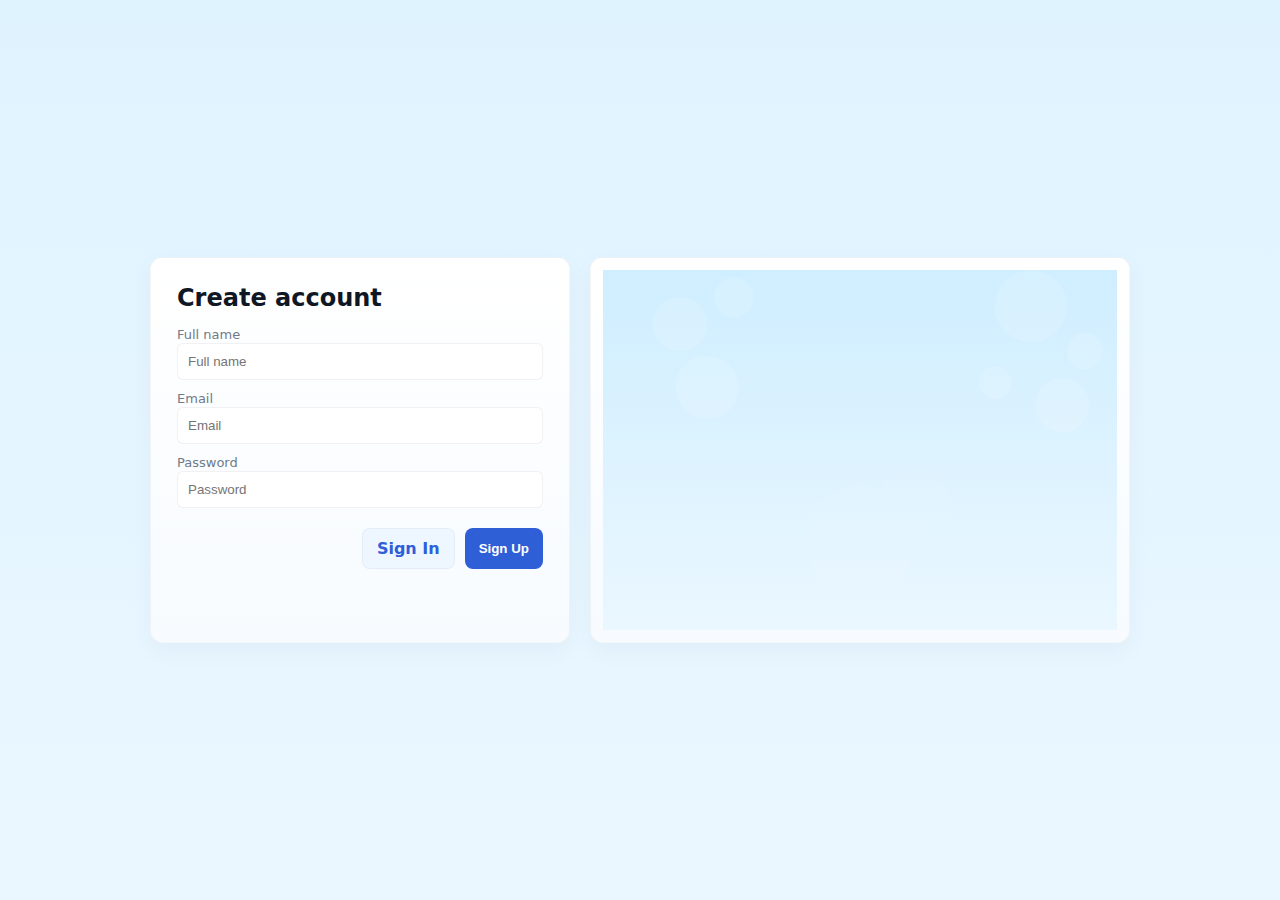
<file: admin dashboard/signup.html>
<!doctype html>
<html lang="en"><head><meta charset="utf-8"/><meta name="viewport" content="width=device-width,initial-scale=1"/><title>Sign Up</title><link rel="stylesheet" href="css/style.css"/></head><body>
  <div style="display:flex;min-height:100vh;align-items:center;justify-content:center;padding:40px">
    <div style="display:flex;gap:20px;max-width:980px;width:100%">
      <div class="container-card" style="width:420px;padding:26px">
        <h2 style="margin-bottom:12px">Create account</h2>
        <form action="dashboard.html" method="get">
          <label style="font-size:13px;color:var(--muted)">Full name</label>
          <input class="input" type="text" required placeholder="Full name"/>
          <label style="font-size:13px;color:var(--muted)">Email</label>
          <input class="input" type="email" required placeholder="Email"/>
          <label style="font-size:13px;color:var(--muted)">Password</label>
          <input class="input" type="password" required placeholder="Password"/>
          <div style="display:flex;gap:10px;justify-content:flex-end;margin-top:12px"><a class="btn secondary" href="index.html">Sign In</a><button class="btn" type="submit">Sign Up</button></div>
        </form>
      </div>
      <div class="container-card" style="flex:1;display:flex;align-items:center;justify-content:center;overflow:hidden;border-radius:12px">
        <div style="width:100%;height:360px;background-image:url('assets/bg.svg');background-size:cover;background-position:center"></div>
      </div>
    </div>
  </div>
</body></html>
</file>
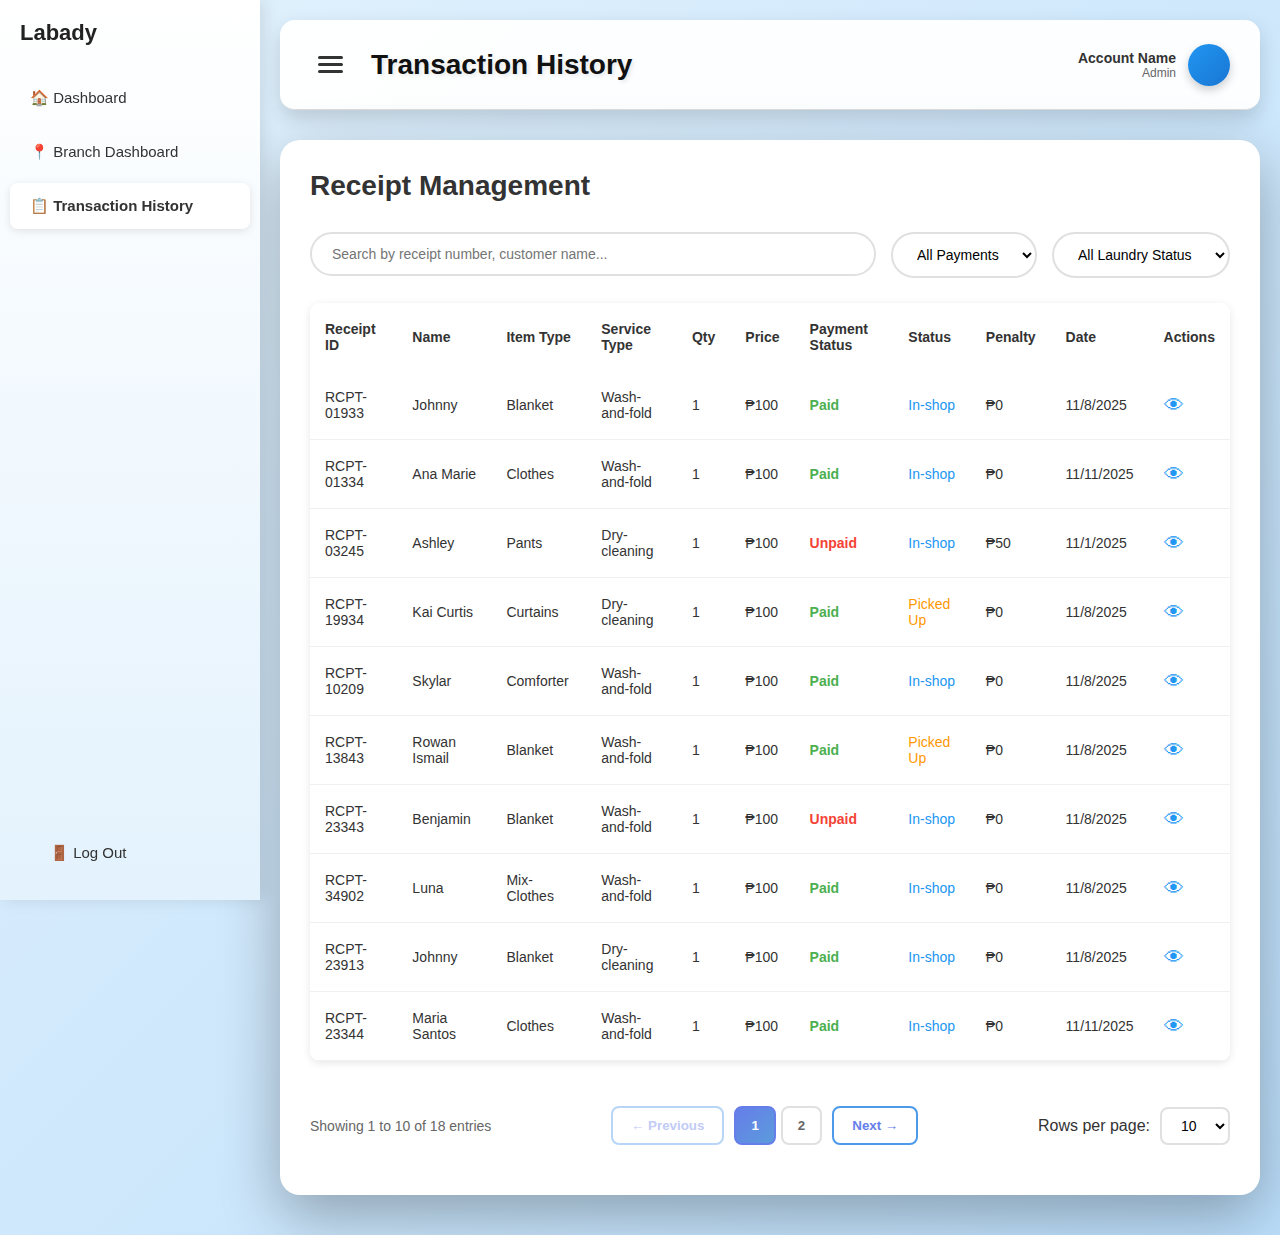
<file: php/superadmin/transactionhistory.html>
<!DOCTYPE html>
<html lang="en">

<head>
    <meta charset="UTF-8" />
    <meta name="viewport" content="width=device-width, initial-scale=1.0" />
    <title>Receipt Management</title>
    <link rel="stylesheet" href="../../css/superadmin/transaction.css" />
</head>

<body>
    <div class="sidebar" id="sidebar">
        <div class="sidebar-top">
            <div class="company-name">Labady</div>
            <a href="dashboard.html" class="menu-item">🏠 Dashboard</a>
            <a href="branchdashboard.html" class="menu-item">📍 Branch Dashboard</a>
            <a href="transactionhistory.html" class="menu-item active">📋 Transaction History</a>
        </div>
        <div class="sidebar-bottom">
            <a href="logIn.php" class="menu-item">🚪 Log Out</a>
        </div>
    </div>
    <div class="main-wrapper" id="mainWrapper">
        <div class="header">
            <div style="display: flex; align-items: center; gap: 20px;">
                <button class="burger-btn" id="burgerBtn" onclick="toggleSidebar()">
                    <span></span>
                    <span></span>
                    <span></span>
                </button>
                <h1 class="dashboard-title">Transaction History</h1>
            </div>
            <div class="user-info">
                <div style="text-align: right;">
                    <div style="font-size: 14px; font-weight: 600;">Account Name</div>
                    <div style="font-size: 12px; color: #666;">Admin</div>
                </div>
                <div class="user-avatar" onclick="window.location.href='userprofile.html'"></div>
            </div>
        </div>

        <div class="container">
            <h1>Receipt Management</h1>

            <div class="filters">
                <div class="search-box">
                    <input type="text" id="searchInput" placeholder="Search by receipt number, customer name...">
                </div>
                <select id="paymentFilter">
                    <option value="all">All Payments</option>
                    <option value="paid">Paid</option>
                    <option value="unpaid">Unpaid</option>
                </select>
                <select id="statusFilter">
                    <option value="all">All Laundry Status</option>
                    <option value="in-shop">In-shop</option>
                    <option value="picked-up">Picked Up</option>
                </select>
            </div>

            <div class="table-wrapper">
                <table id="receiptTable">
                    <thead>
                        <tr>
                            <th>Receipt ID</th>
                            <th>Name</th>
                            <th>Item Type</th>
                            <th>Service Type</th>
                            <th>Qty</th>
                            <th>Price</th>
                            <th>Payment Status</th>
                            <th>Status</th>
                            <th>Penalty</th>
                            <th>Date</th>
                            <th>Actions</th>
                        </tr>
                    </thead>
                    <tbody id="tableBody">
                        <!-- Table rows will be inserted here -->
                    </tbody>
                </table>
            </div>

            <div class="pagination-container">
                <div class="pagination-info" id="paginationInfo"></div>
                <div class="pagination-controls">
                    <button class="pagination-btn" id="prevBtn" onclick="prevPage()">← Previous</button>
                    <div class="page-numbers" id="pageNumbers"></div>
                    <button class="pagination-btn" id="nextBtn" onclick="nextPage()">Next →</button>
                </div>
                <div class="rows-per-page">
                    <span>Rows per page:</span>
                    <select id="rowsPerPage" onchange="changeRowsPerPage()">
                        <option value="5">5</option>
                        <option value="10" selected>10</option>
                        <option value="15">15</option>
                        <option value="20">20</option>
                    </select>
                </div>
            </div>
        </div>
    </div>

    <div class="modal" id="receiptModal">
        <div class="modal-content">
            <h2>Receipt Details</h2>
            <div class="detail-row">
                <span class="detail-label">Receipt ID:</span>
                <span class="detail-value" id="modalReceiptId">-</span>
            </div>
            <div class="detail-row">
                <span class="detail-label">Name:</span>
                <span class="detail-value" id="modalName">-</span>
            </div>
            <div class="detail-row">
                <span class="detail-label">Item:</span>
                <span class="detail-value" id="modalItem">-</span>
            </div>
            <div class="detail-row">
                <span class="detail-label">Laundry Type:</span>
                <span class="detail-value" id="modalLaundryType">-</span>
            </div>
            <div class="detail-row">
                <span class="detail-label">Quantity:</span>
                <span class="detail-value" id="modalQuantity">-</span>
            </div>
            <div class="detail-row">
                <span class="detail-label">Price:</span>
                <span class="detail-value" id="modalPrice">-</span>
            </div>
            <div class="detail-row">
                <span class="detail-label">Penalty:</span>
                <span class="detail-value" id="modalPenalty">-</span>
            </div>
            <div class="detail-row">
                <span class="detail-label">Payment Status:</span>
                <span class="detail-value" id="modalPaymentStatus">-</span>
            </div>
            <div class="detail-row">
                <span class="detail-label">Laundry Status:</span>
                <span class="detail-value" id="modalLaundryStatus">-</span>
            </div>
            <div class="detail-row">
                <span class="detail-label">Date:</span>
                <span class="detail-value" id="modalDate">-</span>
            </div>
            <button class="btn-close" onclick="closeModal()">Close</button>
        </div>
    </div>

    <script>
        const receipts = [{
            id: 'RCPT-01933',
            name: 'Johnny',
            item: 'Blanket',
            type: 'Wash-and-fold',
            qty: 1,
            price: 100,
            penalty: 0,
            payment: 'Paid',
            status: 'In-shop',
            date: '11/8/2025'
        }, {
            id: 'RCPT-01334',
            name: 'Ana Marie',
            item: 'Clothes',
            type: 'Wash-and-fold',
            qty: 1,
            price: 100,
            penalty: 0,
            payment: 'Paid',
            status: 'In-shop',
            date: '11/11/2025'
        }, {
            id: 'RCPT-03245',
            name: 'Ashley',
            item: 'Pants',
            type: 'Dry-cleaning',
            qty: 1,
            price: 100,
            penalty: 50,
            payment: 'Unpaid',
            status: 'In-shop',
            date: '11/1/2025'
        }, {
            id: 'RCPT-19934',
            name: 'Kai Curtis',
            item: 'Curtains',
            type: 'Dry-cleaning',
            qty: 1,
            price: 100,
            penalty: 0,
            payment: 'Paid',
            status: 'Picked Up',
            date: '11/8/2025'
        }, {
            id: 'RCPT-10209',
            name: 'Skylar',
            item: 'Comforter',
            type: 'Wash-and-fold',
            qty: 1,
            price: 100,
            penalty: 0,
            payment: 'Paid',
            status: 'In-shop',
            date: '11/8/2025'
        }, {
            id: 'RCPT-13843',
            name: 'Rowan Ismail',
            item: 'Blanket',
            type: 'Wash-and-fold',
            qty: 1,
            price: 100,
            penalty: 0,
            payment: 'Paid',
            status: 'Picked Up',
            date: '11/8/2025'
        }, {
            id: 'RCPT-23343',
            name: 'Benjamin',
            item: 'Blanket',
            type: 'Wash-and-fold',
            qty: 1,
            price: 100,
            penalty: 0,
            payment: 'Unpaid',
            status: 'In-shop',
            date: '11/8/2025'
        }, {
            id: 'RCPT-34902',
            name: 'Luna',
            item: 'Mix-Clothes',
            type: 'Wash-and-fold',
            qty: 1,
            price: 100,
            penalty: 0,
            payment: 'Paid',
            status: 'In-shop',
            date: '11/8/2025'
        }, {
            id: 'RCPT-23913',
            name: 'Johnny',
            item: 'Blanket',
            type: 'Dry-cleaning',
            qty: 1,
            price: 100,
            penalty: 0,
            payment: 'Paid',
            status: 'In-shop',
            date: '11/8/2025'
        }, {
            id: 'RCPT-23344',
            name: 'Maria Santos',
            item: 'Clothes',
            type: 'Wash-and-fold',
            qty: 1,
            price: 100,
            penalty: 0,
            payment: 'Paid',
            status: 'In-shop',
            date: '11/11/2025'
        }, {
            id: 'RCPT-23345',
            name: 'Juan Cruz',
            item: 'Bedsheet',
            type: 'Wash-and-fold',
            qty: 1,
            price: 100,
            penalty: 50,
            payment: 'Unpaid',
            status: 'In-shop',
            date: '11/1/2025'
        }, {
            id: 'RCPT-23346',
            name: 'Ana Reyes',
            item: 'Curtains',
            type: 'Dry-cleaning',
            qty: 1,
            price: 100,
            penalty: 0,
            payment: 'Paid',
            status: 'Picked Up',
            date: '11/8/2025'
        }, {
            id: 'RCPT-23347',
            name: 'Carlos Lopez',
            item: 'Jacket',
            type: 'Wash-and-fold',
            qty: 1,
            price: 100,
            penalty: 0,
            payment: 'Paid',
            status: 'In-shop',
            date: '11/8/2025'
        }, {
            id: 'RCPT-23348',
            name: 'Sofia Garcia',
            item: 'Towels',
            type: 'Wash-and-fold',
            qty: 1,
            price: 100,
            penalty: 0,
            payment: 'Paid',
            status: 'Picked Up',
            date: '11/8/2025'
        }, {
            id: 'RCPT-23349',
            name: 'Miguel Torres',
            item: 'Shirts',
            type: 'Dry-cleaning',
            qty: 1,
            price: 100,
            penalty: 0,
            payment: 'Unpaid',
            status: 'In-shop',
            date: '11/8/2025'
        }, {
            id: 'RCPT-23350',
            name: 'Isabella Ramos',
            item: 'Dress',
            type: 'Wash-and-fold',
            qty: 1,
            price: 100,
            penalty: 0,
            payment: 'Paid',
            status: 'In-shop',
            date: '11/8/2025'
        }, {
            id: 'RCPT-23351',
            name: 'Diego Flores',
            item: 'Pants',
            type: 'Wash-and-fold',
            qty: 1,
            price: 100,
            penalty: 0,
            payment: 'Paid',
            status: 'In-shop',
            date: '11/8/2025'
        }, {
            id: 'RCPT-23352',
            name: 'Lucia Mendoza',
            item: 'Blanket',
            type: 'Dry-cleaning',
            qty: 1,
            price: 100,
            penalty: 0,
            payment: 'Paid',
            status: 'In-shop',
            date: '11/8/2025'
        }];

        let filteredReceipts = [...receipts];
        let currentPage = 1;
        let rowsPerPage = 10;

        function toggleSidebar() {
            const sidebar = document.getElementById('sidebar');
            const mainWrapper = document.getElementById('mainWrapper');
            const burgerBtn = document.getElementById('burgerBtn');

            if (window.innerWidth <= 768) {
                sidebar.classList.toggle('open');
            } else {
                sidebar.classList.toggle('closed');
                mainWrapper.classList.toggle('expanded');
            }
            burgerBtn.classList.toggle('active');
        }

        document.addEventListener('click', function(event) {
            const sidebar = document.getElementById('sidebar');
            const burgerBtn = document.getElementById('burgerBtn');
            const mainWrapper = document.getElementById('mainWrapper');

            if (window.innerWidth <= 768) {
                if (!sidebar.contains(event.target) && !burgerBtn.contains(event.target)) {
                    sidebar.classList.remove('open');
                    burgerBtn.classList.remove('active');
                }
            }
        });

        function renderTable(data) {
            const tbody = document.getElementById('tableBody');
            tbody.innerHTML = '';

            const startIndex = (currentPage - 1) * rowsPerPage;
            const endIndex = startIndex + rowsPerPage;
            const pageData = data.slice(startIndex, endIndex);

            pageData.forEach(receipt => {
                const row = document.createElement('tr');
                row.innerHTML = `
                    <td>${receipt.id}</td>
                    <td>${receipt.name}</td>
                    <td>${receipt.item}</td>
                    <td>${receipt.type}</td>
                    <td>${receipt.qty}</td>
                    <td>₱${receipt.price}</td>
                    <td class="${receipt.payment === 'Paid' ? 'status-paid' : 'status-unpaid'}">${receipt.payment}</td>
                    <td class="${receipt.status === 'Picked Up' ? 'laundry-picked' : 'laundry-shop'}">${receipt.status}</td>
                    <td>₱${receipt.penalty}</td>
                    <td>${receipt.date}</td>
                    <td>
                        <div class="actions">
                            <button class="btn-view" onclick="viewReceipt('${receipt.id}')">👁</button>
                        </div>
                    </td>
                `;
                tbody.appendChild(row);
            });

            updatePaginationControls(data.length);
        }

        function updatePaginationControls(totalItems) {
            const totalPages = Math.ceil(totalItems / rowsPerPage);
            const startItem = totalItems === 0 ? 0 : (currentPage - 1) * rowsPerPage + 1;
            const endItem = Math.min(currentPage * rowsPerPage, totalItems);

            document.getElementById('paginationInfo').textContent =
                `Showing ${startItem} to ${endItem} of ${totalItems} entries`;

            document.getElementById('prevBtn').disabled = currentPage === 1;
            document.getElementById('nextBtn').disabled = currentPage === totalPages || totalPages === 0;

            const pageNumbers = document.getElementById('pageNumbers');
            pageNumbers.innerHTML = '';

            const maxVisiblePages = 5;
            let startPage = Math.max(1, currentPage - Math.floor(maxVisiblePages / 2));
            let endPage = Math.min(totalPages, startPage + maxVisiblePages - 1);

            if (endPage - startPage < maxVisiblePages - 1) {
                startPage = Math.max(1, endPage - maxVisiblePages + 1);
            }

            for (let i = startPage; i <= endPage; i++) {
                const pageBtn = document.createElement('button');
                pageBtn.className = 'page-number' + (i === currentPage ? ' active' : '');
                pageBtn.textContent = i;
                pageBtn.onclick = () => goToPage(i);
                pageNumbers.appendChild(pageBtn);
            }
        }

        function goToPage(page) {
            currentPage = page;
            renderTable(filteredReceipts);
        }

        function prevPage() {
            if (currentPage > 1) {
                currentPage--;
                renderTable(filteredReceipts);
            }
        }

        function nextPage() {
            const totalPages = Math.ceil(filteredReceipts.length / rowsPerPage);
            if (currentPage < totalPages) {
                currentPage++;
                renderTable(filteredReceipts);
            }
        }

        function changeRowsPerPage() {
            rowsPerPage = parseInt(document.getElementById('rowsPerPage').value);
            currentPage = 1;
            renderTable(filteredReceipts);
        }

        function viewReceipt(id) {
            const receipt = receipts.find(r => r.id === id);
            if (receipt) {
                document.getElementById('modalReceiptId').textContent = receipt.id;
                document.getElementById('modalName').textContent = receipt.name;
                document.getElementById('modalItem').textContent = receipt.item;
                document.getElementById('modalLaundryType').textContent = receipt.type;
                document.getElementById('modalQuantity').textContent = receipt.qty;
                document.getElementById('modalPrice').textContent = '₱' + receipt.price;
                document.getElementById('modalPaymentStatus').textContent = receipt.payment;
                document.getElementById('modalLaundryStatus').textContent = receipt.status;
                document.getElementById('modalPenalty').textContent = '₱' + receipt.penalty;
                document.getElementById('modalDate').textContent = receipt.date;

                document.getElementById('receiptModal').classList.add('active');
            }
        }

        function closeModal() {
            document.getElementById('receiptModal').classList.remove('active');
        }

        function editReceipt(id) {
            alert('Edit functionality for receipt ' + id);
        }

        function filterTable() {
            const searchValue = document.getElementById('searchInput').value.toLowerCase();
            const paymentFilter = document.getElementById('paymentFilter').value;
            const statusFilter = document.getElementById('statusFilter').value;

            filteredReceipts = receipts.filter(receipt => {
                const matchesSearch = receipt.id.toLowerCase().includes(searchValue) ||
                    receipt.name.toLowerCase().includes(searchValue);
                const matchesPayment = paymentFilter === 'all' || receipt.payment.toLowerCase() === paymentFilter;
                const matchesStatus = statusFilter === 'all' || receipt.status.toLowerCase().replace(' ', '-') === statusFilter;

                return matchesSearch && matchesPayment && matchesStatus;
            });

            currentPage = 1;
            renderTable(filteredReceipts);
        }

        document.getElementById('searchInput').addEventListener('input', filterTable);
        document.getElementById('paymentFilter').addEventListener('change', filterTable);
        document.getElementById('statusFilter').addEventListener('change', filterTable);

        document.getElementById('receiptModal').addEventListener('click', function(e) {
            if (e.target === this) {
                closeModal();
            }
        });

        renderTable(receipts);
    </script>
</body>

</html>
</file>
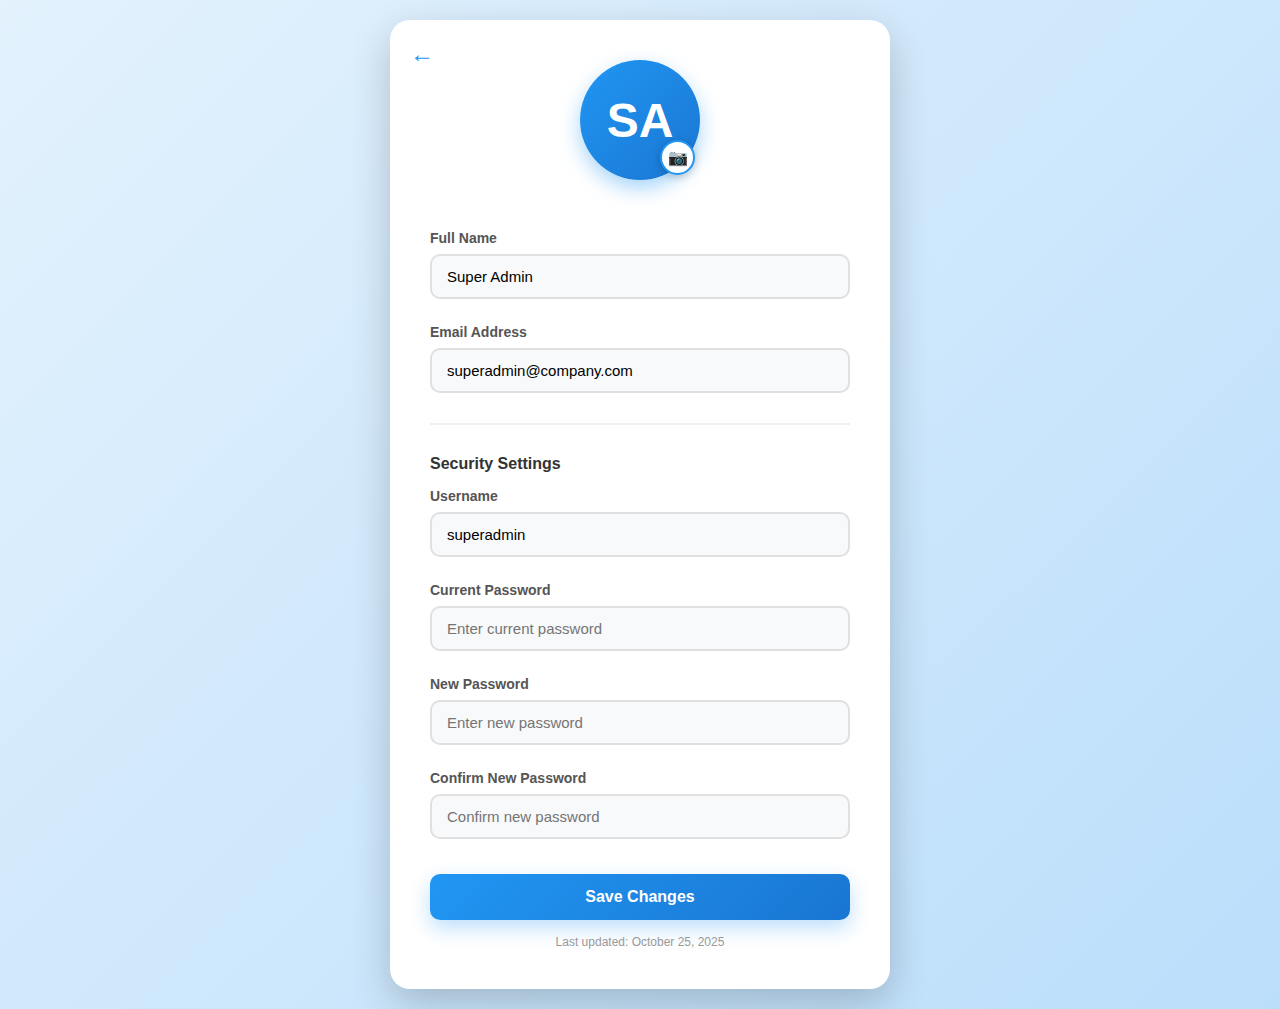
<file: php/superadmin/userprofile.html>
<!DOCTYPE html>
<html lang="en">

<head>
    <meta charset="UTF-8" />
    <meta name="viewport" content="width=device-width, initial-scale=1.0" />
    <title>User Profile - Super Admin</title>
    <link rel="stylesheet" href="../../css/superadmin/userprofile.css" />
</head>

<body>
    <div class="profile-container">
        <button class="back-btn" onclick="goBack()">←</button>
        <div class="logo-container"></div>

        <div class="profile-header">
            <div class="avatar-container">
                <div class="avatar" id="avatar">SA</div>
                <div class="camera-icon" onclick="uploadPhoto()">📷</div>
            </div>

        </div>

        <form id="profileForm">
            <div class="form-group">
                <label for="fullName">Full Name</label>
                <input type="text" id="fullName" placeholder="Enter your full name" value="Super Admin" required />
            </div>

            <div class="form-group">
                <label for="email">Email Address</label>
                <input type="email" id="email" placeholder="admin@company.com" value="superadmin@company.com" required />
            </div>

            <div class="section-divider"></div>

            <div class="section-title">Security Settings</div>

            <div class="form-group">
                <label for="username">Username</label>
                <input type="text" id="username" placeholder="username" value="superadmin" required />
            </div>

            <div class="form-group">
                <label for="currentPassword">Current Password</label>
                <input type="password" id="currentPassword" placeholder="Enter current password" />
            </div>

            <div class="form-group">
                <label for="newPassword">New Password</label>
                <input type="password" id="newPassword" placeholder="Enter new password" />
            </div>

            <div class="form-group">
                <label for="confirmPassword">Confirm New Password</label>
                <input type="password" id="confirmPassword" placeholder="Confirm new password" />
            </div>

            <button type="submit" class="save-btn">Save Changes</button>
            <p class="info-text">Last updated: October 25, 2025</p>
        </form>
    </div>

    <script>
        function goBack() {
            window.history.back();
        }

        function uploadPhoto() {
            alert("Photo upload functionality - Connect to your backend to handle file uploads");
            // In a real application, this would open a file picker
            // const input = document.createElement('input');
            // input.type = 'file';
            // input.accept = 'image/*';
            // input.onchange = handleFileUpload;
            // input.click();
        }

        document.getElementById('profileForm').addEventListener('submit', function(e) {
            e.preventDefault();

            const newPassword = document.getElementById('newPassword').value;
            const confirmPassword = document.getElementById('confirmPassword').value;

            if (newPassword && newPassword !== confirmPassword) {
                alert('New passwords do not match!');
                return;
            }

            // Collect form data
            const formData = {
                fullName: document.getElementById('fullName').value,
                email: document.getElementById('email').value,
                phone: document.getElementById('phone').value,
                username: document.getElementById('username').value
            };

            console.log('Profile updated:', formData);
            alert('Profile updated successfully!');
        });

        // Update avatar initials based on name
        document.getElementById('fullName').addEventListener('input', function(e) {
            const name = e.target.value.trim();
            const initials = name.split(' ').map(n => n[0]).join('').toUpperCase().slice(0, 2);
            document.getElementById('avatar').textContent = initials || 'SA';
        });
    </script>
</body>

</html
</file>
<file: admin dashboard/css/style.css>
:root{
  --bg-start:#dff3ff;
  --bg-end:#eaf7ff;
  --card:#ffffff;
  --muted:#6f7a8a;
  --accent:#2f5fd6;
  --accent-2:#7ad3ff;
  --text:#0f1724;
  --sidebar-width:240px;
  --radius:12px;
  font-family: "Inter", "Segoe UI", Roboto, system-ui, -apple-system, "Helvetica Neue", Arial;
}
*{box-sizing:border-box;margin:0;padding:0}
html,body{height:100%;background:linear-gradient(180deg,var(--bg-start),var(--bg-end));color:var(--text)}
a{color:inherit;text-decoration:none}
.app{display:flex;min-height:100vh;gap:20px;padding:20px}
.sidebar{width:var(--sidebar-width);background:linear-gradient(180deg,#f7fbff, #eef7ff);border-radius:12px;padding:22px;box-shadow:0 6px 18px rgba(12,18,44,0.04);border:1px solid rgba(12,18,44,0.03)}
.brand{display:flex;align-items:center;gap:12px;margin-bottom:22px}
.logo{width:46px;height:46px;border-radius:10px;background:linear-gradient(135deg,var(--accent),var(--accent-2));display:flex;align-items:center;justify-content:center;color:#fff;font-weight:800}
.brand h1{font-size:16px}
.nav{display:flex;flex-direction:column;gap:8px}
.nav a{padding:12px;border-radius:8px;color:var(--muted);font-weight:700;display:flex;align-items:center;gap:10px}
.nav a.active{background:#ffffff;border-left:4px solid var(--accent);color:var(--accent);box-shadow:0 4px 10px rgba(12,18,44,0.03)}

/* Main area */
.main{flex:1;display:flex;flex-direction:column;gap:16px}
.topbar{display:flex;align-items:center;gap:12px;padding:10px 12px}
.topbar .title{font-size:18px;font-weight:800}
.search input{padding:10px 12px;border-radius:8px;border:1px solid rgba(12,18,44,0.06);min-width:300px}
.profile{margin-left:auto;display:flex;align-items:center;gap:10px}
.profile img{width:40px;height:40px;border-radius:999px;background:#fff;padding:4px}

/* Content cards */
.container-card{background:linear-gradient(180deg,#fff,#f7fbff);border-radius:12px;padding:12px;border:1px solid rgba(12,18,44,0.04);box-shadow:0 8px 24px rgba(12,18,44,0.04)}

/* POS layout specifics */
.pos-layout{display:grid;grid-template-columns:1fr 420px;gap:18px;align-items:start}
.pos-left{display:flex;flex-direction:column;gap:12px}
.search-bar{padding:10px;border-radius:8px;border:1px solid rgba(12,18,44,0.06);background:#fff}
.service-grid{display:grid;grid-template-columns:repeat(3,1fr);gap:12px;margin-top:8px}
.service-item{background:linear-gradient(180deg,#fff,#f2f8ff);border-radius:8px;padding:12px;text-align:center;border:1px solid rgba(12,18,44,0.04)}
.service-item img{width:48px;height:48px;margin-bottom:8px}

/* Right panel */
.pos-right{width:420px;display:flex;flex-direction:column;gap:10px}
.box{background:#fff;border-radius:8px;padding:10px;border:1px solid rgba(12,18,44,0.06)}
.input{width:100%;padding:10px;border-radius:6px;border:1px solid rgba(12,18,44,0.06);margin-bottom:8px}
.small-row{display:flex;gap:8px;align-items:center}
.kv{display:flex;justify-content:space-between;padding:6px 0;border-top:1px solid rgba(12,18,44,0.04)}
.kv:first-child{border-top:none}
.table{width:100%;border-collapse:collapse;margin-top:8px}
.table th{font-size:13px;color:var(--muted);text-align:left;padding:6px 8px;border-bottom:1px solid rgba(12,18,44,0.04)}
.table td{padding:8px;border-bottom:1px solid rgba(12,18,44,0.04);font-size:14px}
.btn{display:inline-block;padding:10px 14px;border-radius:8px;background:var(--accent);color:#fff;font-weight:700;border:none;cursor:pointer}
.btn.secondary{background:#eef6ff;color:var(--accent);border:1px solid rgba(12,18,44,0.04)}

.complete-btn{background:linear-gradient(180deg,#0b4db8,#0a3f93);padding:12px;border-radius:10px;color:#fff;font-weight:800;border:none;box-shadow:0 6px 14px rgba(10,40,120,0.18)}

/* Modal styles (floating) */
.modal{position:fixed;left:50%;top:50%;transform:translate(-50%,-50%);background:#fff;padding:16px;border-radius:8px;box-shadow:0 12px 40px rgba(12,18,44,0.2);z-index:60;width:420px;border:1px solid rgba(12,18,44,0.06)}
.modal .modal-actions{display:flex;justify-content:flex-end;gap:8px;margin-top:12px}

/* responsive */
@media (max-width:980px){
  .pos-layout{grid-template-columns:1fr;gap:12px}
  .sidebar{display:none}
  .search input{min-width:120px}
}
</file>
<file: css/style.css>
* {
    margin: 0;
    padding: 0;
    box-sizing: border-box;
}

body {
    font-family: "Segoe UI", Roboto, sans-serif;
    background: linear-gradient(135deg, #e3f2fd 0%, #bbdefb 100%);
    color: #333;
    min-height: 100vh;
}

.container {
    display: flex;
    min-height: 100vh;
}


/* Sidebar */

.sidebar {
    width: 260px;
    background: linear-gradient(180deg, #ffffff 0%, #e3f2fd 100%);
    padding: 20px 0;
    transition: transform 0.3s ease;
    position: fixed;
    height: 100vh;
    z-index: 1000;
    box-shadow: 4px 0 15px rgba(0, 0, 0, 0.1);
}

.sidebar.closed {
    transform: translateX(-260px);
}

.company-name {
    padding: 0 20px 25px;
    font-size: 22px;
    font-weight: 700;
    color: #222;
}

.menu-item {
    padding: 14px 20px;
    cursor: pointer;
    display: flex;
    align-items: center;
    gap: 12px;
    transition: all 0.3s;
    font-size: 15px;
    color: #333;
    margin: 4px 10px;
    border-radius: 8px;
    text-decoration: none;
}

.menu-item:hover {
    background: rgba(255, 255, 255, 0.5);
    transform: translateX(5px);
    text-decoration: underline;
}

.menu-item.active {
    background: rgba(255, 255, 255, 0.7);
    font-weight: 600;
    box-shadow: 0 2px 8px rgba(0, 0, 0, 0.1);
}

.logout {
    position: absolute;
    bottom: 25px;
    width: calc(100% - 20px);
    left: 10px;
}


/* MAIN */

.main-content {
    flex: 1;
    margin-left: 260px;
    transition: margin-left 0.3s ease;
    padding: 20px;
}

.main-content.expanded {
    margin-left: 0;
}


/* HEADER */

.header {
    display: flex;
    justify-content: space-between;
    align-items: center;
    margin-bottom: 30px;
    background: rgba(255, 255, 255, 0.95);
    padding: 15px 25px;
    border-radius: 15px;
    box-shadow: 0 8px 20px rgba(0, 0, 0, 0.15);
}

.burger-btn {
    background: none;
    border: none;
    cursor: pointer;
    display: flex;
    flex-direction: column;
    gap: 4px;
    padding: 8px;
    z-index: 1100;
    transition: transform 0.3s;
}

.burger-btn:hover {
    transform: scale(1.1);
}

.burger-btn span {
    display: block;
    width: 25px;
    height: 3px;
    background: #333;
    border-radius: 2px;
    transition: all 0.3s ease;
}

.burger-btn.active span:nth-child(1) {
    transform: rotate(45deg) translate(6px, 6px);
}

.burger-btn.active span:nth-child(2) {
    opacity: 0;
}

.burger-btn.active span:nth-child(3) {
    transform: rotate(-45deg) translate(6px, -6px);
}

.dashboard-title {
    font-size: 28px;
    font-weight: 700;
    color: #222;
    text-shadow: 2px 2px 4px rgba(0, 0, 0, 0.1);
}

.user-info {
    display: flex;
    align-items: center;
    gap: 12px;
}

.user-avatar {
    width: 42px;
    height: 42px;
    border-radius: 50%;
    background: linear-gradient(135deg, #2196F3 0%, #1976D2 100%);
    box-shadow: 0 4px 10px rgba(0, 0, 0, 0.2);
}


/* STATS CARD */

.stats-container {
    display: grid;
    grid-template-columns: repeat(auto-fit, minmax(220px, 1fr));
    gap: 20px;
    margin-bottom: 30px;
}

.stat-card {
    background: linear-gradient(135deg, #ffffff 0%, #f8f9fa 100%);
    padding: 25px;
    border-radius: 15px;
    box-shadow: 0 10px 25px rgba(0, 0, 0, 0.15);
    transition: all 0.3s;
    transform: translateY(0);
    border: 3px solid transparent; 
}

.stat-card:hover {
    transform: translateY(-5px);
    box-shadow: 0 15px 35px rgba(0, 0, 0, 0.2);
    border: 3px solid #4a90e2;
    background: linear-gradient(135deg, #e3f2fd 0%, #bbdefb 100%);
}

.stat-label {
    font-size: 13px;
    color: #666;
    margin-bottom: 10px;
    font-weight: 500;
}

.stat-value {
    font-size: 32px;
    font-weight: 700;
    color: #333;
    text-shadow: 2px 2px 4px rgba(0, 0, 0, 0.05);
}


/* CHART CONTAINER */

.chart-container {
    background: linear-gradient(135deg, #ffffff 0%, #f8f9fa 100%);
    padding: 25px;
    border-radius: 15px;
    box-shadow: 0 10px 25px rgba(0, 0, 0, 0.15);
    margin-bottom: 25px;
    max-height: 400px;
}

.chart-title {
    font-size: 18px;
    font-weight: 700;
    margin-bottom: 20px;
    color: #333;
    text-shadow: 1px 1px 2px rgba(0, 0, 0, 0.05);
}

canvas {
    max-height: 280px !important;
}


/* DATA TABLE */

.table-container {
    background: linear-gradient(135deg, #ffffff 0%, #f8f9fa 100%);
    padding: 25px;
    border-radius: 15px;
    box-shadow: 0 10px 25px rgba(0, 0, 0, 0.15);
    overflow-x: auto;
}

table {
    width: 100%;
    border-collapse: collapse;
}

th,
td {
    padding: 12px 15px;
    border-bottom: 1px solid #000000;
    text-align: left;
    font-size: 14px;
}

th {
    font-weight: 600;
    text-shadow: 1px 1px 2px rgba(0, 0, 0, 0.2);
}

tr {
    transition: all 0.2s;
}

.table th,
.table td {
  color: #0c122c !important; 
}

/* MAIN CONTAINER */
.inventory-wrapper {
    padding: 12px;
}

.inventory-card {
    background: #fff;
    padding: 20px;
    border-radius: 12px;
    border: 2px solid #b6d6fa;
    box-shadow: 0 4px 12px rgba(0,0,0,0.05);
}

/*Responsive*/

@media (max-width: 768px) {
    .sidebar {
        transform: translateX(-260px);
    }
    .sidebar.open {
        transform: translateX(0);
    }
    .main-content {
        margin-left: 0;
    }
    .dashboard-title {
        font-size: 20px;
    }
    .stat-value {
        font-size: 26px;
    }
    .header {
        padding: 12px 15px;
    }
}
</file>
<file: css/inventory.css>
:root {
  --border: #ccc;
  --radius: 10px;
  --muted: #6b7280;
}

.header-left {
  display: flex;
  align-items: center;
  gap: 20px;
}

.user-text {
  text-align: right;
}

.user-name {
  font-size: 14px;
  font-weight: 600;
}

.user-role {
  font-size: 12px;
  color: #666;
}

.inventory-wrapper {
  padding: 12px;
}

.inventory-card {
  background: #fff;
  padding: 20px;
  border-radius: 12px;
  border: 2px solid #b6d6fa;
  box-shadow: 0 4px 12px rgba(0, 0, 0, 0.05);
}

.inventory-controls {
  display: flex;
  gap: 10px;
  margin-bottom: 20px;
}

.inventory-search {
  flex: 1;
  padding: 10px;
  border-radius: 6px;
  border: 1px solid var(--border);
}

.inventory-status-filter {
  padding: 10px;
  border-radius: 6px;
  border: 1px solid var(--border);
}

table {
  width: 100%;
  border-collapse: collapse;
  background: white;
}

th,
td {
  padding: 12px 15px;
  border-bottom: 1px solid #ddd;
  text-align: left;
  font-size: 14px;
}

th {
  background: white;
  color: #000;
  font-weight: 600;
}

tr:hover {
  background: #f8faff;
}

.badge {
  padding: 4px 12px;
  border-radius: 12px;
  font-size: 12px;
  font-weight: 600;
  color: white;
}

.badge.pending {
  background: #FF6B6B;
}

.badge.washing {
  background: #4FA1F5;
}

.badge.washed {
  background: #77D5F2;
}

.badge.complete {
  background: #63E36F;
}

.btn {
  padding: 6px 10px;
  border-radius: var(--radius);
  border: 1px solid #ccc;
  background: #f1f5f9;
  cursor: pointer;
  font-size: 13px;
}

.btn:hover {
  background: #e2e8f0;
}

.btn.delete {
  background: #ffe8e8;
  border: 1px solid #fca5a5;
  color: #b91c1c;
}

.btn.delete:hover {
  background: #fecaca;
}

.modal-backdrop {
  position: fixed;
  inset: 0;
  background: rgba(0, 0, 0, 0.35);
  display: none;
  align-items: center;
  justify-content: center;
  z-index: 2000;
}

.modal {
  width: min(480px, 92vw);
  background: #fff;
  border-radius: 12px;
  box-shadow: 0 20px 60px rgba(0, 0, 0, .25);
  overflow: hidden;
}

.modal-header {
  padding: 12px 16px;
  font-weight: 700;
  border-bottom: 1px solid #e5e7eb;
}

.modal-body {
  padding: 16px;
}

.modal-actions {
  display: flex;
  gap: 8px;
  justify-content: flex-end;
  padding: 12px 16px;
  border-top: 1px solid #e5e7eb;
  background: #f9fafb;
}

.input {
  width: 100%;
  border-radius: var(--radius);
  border: 1px solid #ccc;
  padding: 8px 10px;
  font-size: 14px;
  outline: none;
  margin-top: 8px;
}

.complete-btn {
  padding: 10px;
  background: #2196F3;
  color: #fff;
  border-radius: var(--radius);
  border: none;
  cursor: pointer;
  font-weight: 600;
}

.complete-btn:hover {
  background: #1976D2;
}

.toast {
  position: fixed;
  top: 18px;
  right: 20px;
  background: #d1fae5;
  color: #065f46;
  border: 1px solid #34d399;
  padding: 10px 12px;
  border-radius: 10px;
  box-shadow: 0 10px 30px rgba(0, 0, 0, .15);
  display: none;
  z-index: 2100;
}
</file>
<file: css/pos.css>
.header-left {
  display: flex;
  align-items: center;
  gap: 20px;
}

.user-text {
  text-align: right;
}

.user-name {
  font-size: 14px;
  font-weight: 600;
}

.user-role {
  font-size: 12px;
  color: #666;
}

/* BACKGROUND */
body {
    background: linear-gradient(135deg, #e3f2fd 0%, #bbdefb 100%);
}

/* GRID MAIN LAYOUT */
.pos-container {
    display: grid;
    grid-template-columns: 1fr 400px;
    gap: 20px;
    height: calc(100vh - 140px);
    overflow: hidden;
}

/* LEFT COLUMN */
.pos-left {
    display: flex;
    flex-direction: column;
    gap: 15px;
    height: 100%;
    overflow: hidden;
}

/* RIGHT COLUMN */
.pos-right {
    display: flex;
    flex-direction: column;
    height: 100%;
    overflow: hidden;
}

/* UNIFIED RIGHT CONTAINER */
.pos-right-container {
    background: #ffffff;
    border-radius: 15px;
    box-shadow: 0px 2px 8px rgba(0, 0, 0, 0.08);
    display: flex;
    flex-direction: column;
    height: 100%;
    overflow: hidden;
}

/* GENERAL BOX */
.box {
    background: #ffffff;
    border-radius: 15px;
    padding: 20px;
    box-shadow: 0px 2px 8px rgba(0, 0, 0, 0.08);
}

/* RIGHT PANEL - SINGLE CONTAINER */
.pos-right .box {
    background: transparent;
    box-shadow: none;
    border-radius: 0;
}

.pos-right .box:first-child {
    padding: 20px 20px 16px 20px;
    flex-shrink: 0;
}

.pos-right .cart-box {
    padding: 0 20px 20px 20px;
    flex: 1;
    display: flex;
    flex-direction: column;
    overflow: hidden;
}

/* SEARCH BAR */
.search-bar {
    background: #fff;
    border-radius: 12px;
    padding: 12px 16px;
    box-shadow: 0px 2px 8px rgba(0,0,0,0.08);
    position: relative;
    flex-shrink: 0;
}

.search-bar::before {
    content: "🔍";
    position: absolute;
    left: 16px;
    top: 50%;
    transform: translateY(-50%);
    font-size: 16px;
    color: #9ca3af;
}

.item-search-input {
    width: 100%;
    border: none;
    outline: none;
    background: transparent;
    font-size: 14px;
    color: #0c122c;
    padding-left: 28px;
}

.item-search-input::placeholder {
    color: #d1d5db;
}

/* SERVICE BOX */
.service-box {
    background: #ffffff;
    border-radius: 15px;
    padding: 20px;
    box-shadow: 0px 2px 8px rgba(0, 0, 0, 0.08);
    flex: 1;
    display: flex;
    flex-direction: column;
    overflow: hidden;
}

.box-title {
    font-size: 16px;
    font-weight: 700;
    margin-bottom: 16px;
    color: #000;
    flex-shrink: 0;
}

/* SERVICE GRID */
.service-grid {   
    display: grid;
    grid-template-columns: repeat(3, 1fr);
    gap: 12px;
    overflow-y: auto;
    padding-right: 4px;
}

.service-grid::-webkit-scrollbar {
    width: 6px;
}

.service-grid::-webkit-scrollbar-track {
    background: #f1f1f1;
    border-radius: 10px;
}

.service-grid::-webkit-scrollbar-thumb {
    background: #cbd5e1;
    border-radius: 10px;
}

.service-item {
    padding: 16px;
    border-radius: 12px;
    background: #d8eaff;
    text-align: center;
    border: 2px solid #e5e7eb;
    cursor: pointer;
    transition: all 0.2s ease;
}

.service-item:hover {
    border-color:#1565C0;
    box-shadow: 0 4px 12px rgba(59, 130, 246, 0.2);
}

.service-item img {
    width: 54px;
    height: 54px;
    margin-bottom: 8px;
    object-fit: contain;
}

.service-item .muted {
    font-size: 12px;
    color: #6b7280;
    margin-top: 4px;
}

/* CUSTOMER SEARCH ROW */
.customer-search-row {
    display: flex;
    gap: 8px;
    margin-bottom: 10px;
    position: relative;
}

.customer-search-row::before {
    position: absolute;
    left: 12px;
    top: 50%;
    transform: translateY(-50%);
    font-size: 14px;
    color: #9ca3af;
    z-index: 1;
}

.customer-search-row .input {
    flex: 1;
    margin-bottom: 0;
    padding-left: 38px;
    background: white;
}

.customer-search-row .btn {
    background: #1976D2;
    color: white;
    border: none;
    padding: 10px 18px;
    font-weight: 600;
    white-space: nowrap;
    border-radius: 8px;
    font-size: 13px;
}

.customer-search-row .btn:hover {
    background: #1565C0;
}

/* RECEIPT ROW */
.receipt-row {
    display: flex;
    gap: 8px;
    margin-bottom: 10px;
}

.receipt-row .input {
    flex: 1;
    margin-bottom: 0;
}

/* INPUTS */
.input {
    width: 100%;
    border-radius: 8px;
    border: 1px solid #d1d5db;
    padding: 10px 12px;
    font-size: 14px;
    outline: none;
    margin-bottom: 10px;
    background: white;
}

.pos-right .input:last-of-type {
    margin-bottom: 0;
}

.input::placeholder {
    color: #d1d5db;
}

/* CART TABLE */
.table-wrapper {
    flex: 1;
    overflow-y: auto;
    margin-bottom: 12px;
    border-top: 1px solid #e5e7eb;
}

.table-wrapper::-webkit-scrollbar {
    width: 6px;
}

.table-wrapper::-webkit-scrollbar-track {
    background: #f1f1f1;
    border-radius: 10px;
}

.table-wrapper::-webkit-scrollbar-thumb {
    background: #cbd5e1;
    border-radius: 10px;
}

.table {
    width: 100%;
    border-collapse: collapse;
    background: white;
}

.table thead {
    background: #f3f4f6;
    position: sticky;
    top: 0;
    z-index: 1;
}

.table th {
    padding: 10px 12px;
    font-size: 13px;
    font-weight: 600;
    color: #000;
    text-align: left;
    border: none;
}

.table td {
    padding: 12px;
    font-size: 14px;
    color: #374151;
    border-bottom: 1px solid #e5e7eb;
}

.table tbody tr:last-child td {
    border-bottom: none;
}

.table tbody tr:hover {
    background: #f9fafb;
}

/* Empty state */
.table tbody:empty::after {
    content: "No items yet.";
    display: block;
    padding: 60px 20px 20px;
    text-align: center;
    color: #9ca3af;
    font-size: 13px;
}

/* TOTALS */
.cart-footer {
    flex-shrink: 0;
}

.kv {
    display: flex;
    justify-content: space-between;
    padding: 6px 0;
    font-size: 14px;
}

.subtotal-row {
    color: #6b7280;
    padding-top: 8px;
    border-top: 1px solid #e5e7eb;
}

.total-row {
    font-size: 16px;
    font-weight: 700;
    color: #000;
    margin-top: 2px;
    margin-bottom: 12px;
}

/* DEFAULT BUTTONS */
.btn {
    padding: 6px 12px;
    border-radius: 6px;
    background: #f3f4f6;
    border: 1px solid #d1d5db;
    cursor: pointer;
    transition: 0.2s ease;
    font-size: 13px;
}

.btn:hover {
    background: #e5e7eb;
}

.btn[data-remove] {
    background: #fee2e2;
    border-color: #fca5a5;
    color: #b91c1c;
}

.btn[data-remove]:hover {
    background: #fecaca;
}

/* PAYMENT + CLEAR BUTTONS */
.payment-clear-wrapper {
    display: flex;
    gap: 8px;
    margin-bottom: 10px;
}

.modal-payment-btn {
    flex: 1;
    padding: 11px;
    background: #BFDBFE;
    color:black;
    border: none;
    border-radius: 8px;
    cursor: pointer;
    transition: 0.2s ease;
    font-size: 14px;
    font-weight: 700;
}

.modal-payment-btn:hover {
    background: #93C5FD;
}

.modal-clear-btn {
    flex: 1;
    padding: 11px;
    color:black;
    border: none;
    border-radius: 8px;
    cursor: pointer;
    transition: 0.2s ease;
    font-size: 14px;
}

.modal-clear-btn:hover {
    background: #c1c5c8;
}

/* COMPLETE BUTTON */
.complete-wrapper {
    width: 100%;
}

.complete-btn {
    width: 100%;
    padding: 12px;
    background: #1976D2;
    color: white;
    border: none;
    border-radius: 8px;
    cursor: pointer;
    transition: 0.2s ease;
    font-weight: 600;
    font-size: 14px;
}

.complete-btn:hover {
    background: #1565C0;
}

/* MODAL BACKDROP */
.modal-backdrop {
    position: fixed;
    inset: 0;
    background: rgba(0,0,0,0.35);
    display: none;
    justify-content: center;
    align-items: center;
    z-index: 2000;
}

/* MODAL */
.modal {
    width: min(420px, 92vw);
    background: #ffffff;
    border-radius: 12px;
    box-shadow: 0px 20px 60px rgba(0,0,0,0.25);
    overflow: hidden;
}

.add-service-modal {
    width: min(380px, 92vw);
}

.modal-header {
    font-size: 16px;
    font-weight: 700;
    padding: 16px 20px;
    border-bottom: 1px solid #e5e7eb;
    color: #000;
}

.modal-body {
    padding: 20px;
}

.modal-center {
    text-align: center;
}

.modal-body .input {
    width: 100%;
    border-radius: 8px;
    border: 1px solid #d1d5db;
    padding: 10px 12px;
    font-size: 14px;
    outline: none;
    margin-bottom: 12px;
}

.note-input {
    margin-top: 8px;
}

.modal-body .muted {
    color: #6b7280;
    font-size: 14px;
    margin-bottom: 16px;
}

.payment-label {
    display: block;
    font-size: 14px;
    font-weight: 600;
    margin-bottom: 8px;
    color: #374151;
}

.modal-actions {
    display: flex;
    justify-content: flex-end;
    gap: 8px;
    padding: 16px 20px;
    background: #f9fafb;
    border-top: 1px solid #e5e7eb;
}

.modal-actions .modal-clear-btn {
    flex: initial;
    padding: 10px 24px;
    background: #f3f4f6;
    color: #000;
}

.modal-actions .modal-clear-btn:hover {
    background: #e5e7eb;
}

/* CONFIRM BUTTON MODAL */
.modal-confirm-btn {
    padding: 10px 24px;
    background: #1976D2;
    color: white;
    border: none;
    border-radius: 8px;
    font-weight: 600;
    cursor: pointer;
    transition: 0.2s ease;
    font-size: 14px;
}

.modal-confirm-btn:hover {
    background: #1565C0;
}

/* TOAST */
.toast {
    position: fixed;
    top: 18px;
    right: 20px;
    background: #d1fae5;
    color: #065f46;
    border: 1px solid #34d399;
    padding: 12px 16px;
    border-radius: 10px;
    display: none;
    z-index: 2100;
    font-weight: 600;
}

/* RESPONSIVE */
@media (max-width: 1024px) {
    .pos-container {
        grid-template-columns: 1fr;
        height: auto;
    }
    
    .service-grid {
        grid-template-columns: repeat(4, 1fr);
    }
}

@media (max-width: 768px) {
    .pos-container {
        grid-template-columns: 1fr;
        height: auto;
    }
    
    .service-grid {
        grid-template-columns: repeat(2, 1fr);
    }
}
</file>
<file: css/receipt.css>
:root {
    --border: #ccc;
    --radius: 10px;
    --muted: #6b7280;
    --green: #63E36F;
    --blue: #4FA1F5;
    --lightblue: #77D5F2;
    --red: #FF6B6B;
}

.header-left {
    display: flex;
    align-items: center;
    gap: 20px;
}

.user-text {
    text-align: right;
}

.user-name {
    font-size: 14px;
    font-weight: 600;
}

.user-role {
    font-size: 12px;
    color: #666;
}

.receipt-wrapper {
    padding: 12px;
}

.small-modal {
    max-width: 350px;
    padding: 20px;
}

.kv {
    margin: 12px 0;
}

.receipt-card {
    background: #fff;
    padding: 20px;
    border-radius: 12px;
    border: 2px solid #b6d6fa;
    box-shadow: 0 4px 12px rgba(0, 0, 0, 0.05);
}

.receipt-controls {
    display: flex;
    gap: 10px;
    margin-bottom: 20px;
}

.receipt-search,
.receipt-type-filter,
.receipt-status-filter {
    padding: 10px;
    border-radius: 6px;
    border: 1px solid var(--border);
}

.receipt-search {
    flex: 1;
}

table {
    width: 100%;
    border-collapse: collapse;
    background: white;
}

th,
td {
    padding: 12px 15px;
    border-bottom: 1px solid #ddd;
    text-align: left;
    font-size: 14px;
}

th {
    background: white;
    color: #000;
    font-weight: 600;
}

tr:hover {
    background: #f8faff;
}

.badge {
    padding: 4px 12px;
    border-radius: 12px;
    font-size: 12px;
    font-weight: 600;
    color: white;
    display: inline-block;
}

.badge.paid {
    background: var(--green);
}

.badge.unpaid {
    background: #ffe08a;
}

.badge.pending {
    background: var(--red);
}

.badge.washing {
    background: var(--blue);
}

.badge.washed {
    background: var(--lightblue);
}

.badge.complete {
    background: var(--green);
}

.action-view {
    cursor: pointer;
    font-size: 18px;
}

.modal-backdrop {
    position: fixed;
    inset: 0;
    background: rgba(0, 0, 0, .35);
    display: none;
    align-items: center;
    justify-content: center;
    z-index: 2000;
}

.modal {
    width: min(650px, 96vw);
    background: #fff;
    border-radius: 12px;
    box-shadow: 0 20px 60px rgba(0, 0, 0, .25);
    overflow: hidden;
}

.modal-header {
    font-size: 18px;
    font-weight: 700;
    padding: 14px 18px;
}

.muted {
    font-size: 14px;
    color: #555;
    margin-bottom: 3px;
}

.modal-bold {
    font-weight: 700;
    font-size: 15px;
}

.modal-body {
    padding: 20px;
}

.modal-actions {
    display: flex;
    gap: 8px;
    justify-content: flex-end;
    padding: 12px 16px;
    border-top: 1px solid #e5e7eb;
    background: #f9fafb;
}

.close-x {
    cursor: pointer;
    font-size: 18px;
}

.info-grid {
    border-bottom: 1px solid #e0e0e0;
    padding-bottom: 12px;
    margin-bottom: 18px;
}

.info-grid>div div:last-child {
    font-size: 15px;
    margin-top: 1px;
}

.kv {
    font-size: 15px;
    padding: 4px 0;
}

.input,
.select {
    width: 100%;
    border-radius: var(--radius);
    border: 1px solid #ccc;
    padding: 8px 10px;
    font-size: 14px;
    outline: none;
}

.modal-items-title {
    font-size: 16px;
    font-weight: 700;
    margin: 15px 0 10px;
}

.mini-table {
    width: 100%;
    border-collapse: collapse;
    margin-top: 8px;
}

.mini-table th,
.mini-table td {
    padding: 8px;
    border-bottom: 1px solid #eee;
    font-size: 13px;
}

.mini-table th {
    background: #f9fbff;
    border-bottom: 2px solid #d0d7e5;
    font-size: 14px;
}

.mini-table td {
    font-size: 14px;
}

.mini-table select {
    padding: 4px 6px;
    border-radius: 6px;
    font-size: 13px;
}

.close-x {
    font-size: 20px;
    font-weight: 700;
    opacity: 0.7;
}

.close-x:hover {
    opacity: 1;
}

.btn {
    padding: 10px;
    border-radius: var(--radius);
    border: none;
    cursor: pointer;
}

.btn:hover {
    background: #c1c5c8;
}

.complete-btn {
    padding: 10px;
    background: #2196F3;
    color: #fff;
    border-radius: var(--radius);
    border: none;
    cursor: pointer;
    font-weight: 600;
}

.complete-btn:hover {
    background: #1976D2;
}

.toast {
    position: fixed;
    top: 18px;
    right: 20px;
    background: #d1fae5;
    color: #065f46;
    border: 1px solid #34d399;
    padding: 10px 12px;
    border-radius: 10px;
    box-shadow: 0 10px 30px rgba(0, 0, 0, .15);
    display: none;
    z-index: 2100;
}
</file>
<file: css/superadmin/transaction.css>
* {
    margin: 0;
    padding: 0;
    box-sizing: border-box;
}

body {
    font-family: "Segoe UI", Roboto, sans-serif;
    background: linear-gradient(135deg, #e3f2fd 0%, #bbdefb 100%);
    color: #333;
    min-height: 100vh;
}

.sidebar {
    width: 260px;
    background: linear-gradient(180deg, #ffffff 0%, #e3f2fd 100%);
    padding: 20px 0;
    transition: transform 0.3s ease;
    position: fixed;
    height: 100vh;
    z-index: 1000;
    box-shadow: 4px 0 15px rgba(0, 0, 0, 0.1);
    left: 0;
    top: 0;
}

.sidebar.closed {
    transform: translateX(-260px);
}

.company-name {
    padding: 0 20px 25px;
    font-size: 22px;
    font-weight: 700;
    color: #222;
}

.menu-item {
    padding: 14px 20px;
    cursor: pointer;
    display: flex;
    align-items: center;
    gap: 12px;
    transition: all 0.3s;
    font-size: 15px;
    color: #333;
    margin: 4px 10px;
    border-radius: 8px;
    text-decoration: none;
}

.menu-item:hover {
    background: rgba(255, 255, 255, 0.5);
    transform: translateX(5px);
}

.menu-item.active {
    background: rgba(33, 150, 243, 0.2);
    font-weight: 600;
    box-shadow: 0 2px 8px rgba(0, 0, 0, 0.1);
}

.sidebar {
    width: 260px;
    background: linear-gradient(180deg, #ffffff 0%, #e3f2fd 100%);
    padding: 20px 0;
    transition: transform 0.3s ease;
    position: fixed;
    height: 100vh;
    z-index: 1000;
    box-shadow: 4px 0 15px rgba(0, 0, 0, 0.1);
    left: 0;
    top: 0;
    display: flex;
    /* Make it flex */
    flex-direction: column;
    /* Vertical layout */
    justify-content: space-between;
    /* Push top and bottom apart */
}

.sidebar.closed {
    transform: translateX(-260px);
}

.company-name {
    padding: 0 20px 25px;
    font-size: 22px;
    font-weight: 700;
    color: #222;
}

.menu-item {
    padding: 14px 20px;
    cursor: pointer;
    display: flex;
    align-items: center;
    gap: 12px;
    transition: all 0.3s;
    font-size: 15px;
    color: #333;
    margin: 4px 10px;
    border-radius: 8px;
    text-decoration: none;
}

.menu-item:hover {
    background: rgba(255, 255, 255, 0.5);
    transform: translateX(5px);
}

.menu-item.active {
    background: white;
    font-weight: 600;
    box-shadow: 0 2px 8px rgba(0, 0, 0, 0.1);
}


/* Group top items */

.sidebar-top {
    display: flex;
    flex-direction: column;
}


/* Bottom log out button */

.sidebar-bottom {
    padding: 0 20px;
    margin-top: auto;
    /* Ensure it stays at bottom */
}

.main-wrapper {
    margin-left: 260px;
    transition: margin-left 0.3s ease;
    min-height: 100vh;
    padding: 20px;
}

.main-wrapper.expanded {
    margin-left: 0;
}

.header {
    display: flex;
    justify-content: space-between;
    align-items: center;
    padding: 20px 30px;
    height: 90px;
    /* increased from 70px */
    background: rgba(255, 255, 255, 0.95);
    border-radius: 15px;
    box-shadow: 0 8px 20px rgba(0, 0, 0, 0.15);
    margin-bottom: 30px;
    border-bottom: 1px solid #ddd;
}

.dashboard-title {
    display: flex;
    align-items: center;
    font-size: 28px;
    /* slightly bigger for balance */
    font-weight: 700;
    color: #111;
    text-shadow: 2px 2px 4px rgba(0, 0, 0, 0.1);
    margin: 0;
    /* remove default <h1> margin that pushes it upward */
}

.user-info {
    display: flex;
    align-items: center;
    gap: 12px;
}

.user-avatar {
    width: 42px;
    height: 42px;
    border-radius: 50%;
    background: linear-gradient(135deg, #2196F3 0%, #1976D2 100%);
    box-shadow: 0 4px 10px rgba(0, 0, 0, 0.2);
    cursor: pointer;
}

.burger-btn {
    background: none;
    border: none;
    cursor: pointer;
    display: flex;
    flex-direction: column;
    gap: 4px;
    padding: 8px;
    z-index: 1100;
    transition: transform 0.3s;
}

.burger-btn:hover {
    transform: scale(1.1);
}

.burger-btn span {
    display: block;
    width: 25px;
    height: 3px;
    background: #333;
    border-radius: 2px;
    transition: all 0.3s ease;
}

.burger-btn.active span:nth-child(1) {
    transform: rotate(45deg) translate(6px, 6px);
}

.burger-btn.active span:nth-child(2) {
    opacity: 0;
}

.burger-btn.active span:nth-child(3) {
    transform: rotate(-45deg) translate(6px, -6px);
}


/* Chart Containers */

.chart-container {
    background: linear-gradient(135deg, #ffffff 0%, #f8f9fa 100%);
    padding: 25px;
    border-radius: 15px;
    box-shadow: 0 10px 25px rgba(0, 0, 0, 0.15);
    margin-bottom: 25px;
}

.chart-title {
    font-size: 18px;
    font-weight: 700;
    margin-bottom: 20px;
    color: #333;
    text-shadow: 1px 1px 2px rgba(0, 0, 0, 0.05);
}

.container {
    max-width: 1400px;
    margin: 20px auto;
    background: white;
    border-radius: 20px;
    padding: 30px;
    box-shadow: 0 20px 60px rgba(0, 0, 0, 0.3);
}

h1 {
    color: #333;
    margin-bottom: 30px;
    font-size: 28px;
}

.filters {
    display: flex;
    gap: 15px;
    margin-bottom: 25px;
    flex-wrap: wrap;
}

.search-box {
    flex: 1;
    min-width: 300px;
}

.search-box input {
    width: 100%;
    padding: 12px 20px;
    border: 2px solid #e0e0e0;
    border-radius: 25px;
    font-size: 14px;
    transition: all 0.3s;
}

.search-box input:focus {
    outline: none;
    border-color: #667eea;
}

select {
    padding: 12px 20px;
    border: 2px solid #e0e0e0;
    border-radius: 25px;
    font-size: 14px;
    background: white;
    cursor: pointer;
    transition: all 0.3s;
}

select:focus {
    outline: none;
    border-color: #667eea;
}

.table-wrapper {
    overflow-x: auto;
    border-radius: 10px;
    box-shadow: 0 2px 8px rgba(0, 0, 0, 0.1);
}

table {
    width: 100%;
    border-collapse: collapse;
    background: white;
}

thead {
    background: white;
}

th {
    padding: 18px 15px;
    text-align: left;
    color: blac;
    font-weight: 600;
    font-size: 14px;
}

tbody tr {
    border-bottom: 1px solid #f0f0f0;
    transition: all 0.3s;
}

tbody tr:hover {
    background: #f8f9ff;
    transform: scale(1.01);
}

td {
    padding: 18px 15px;
    color: #333;
    font-size: 14px;
}

.actions {
    display: flex;
    gap: 10px;
}

.btn-view,
.btn-edit {
    background: none;
    border: none;
    cursor: pointer;
    font-size: 20px;
    transition: transform 0.2s;
}

.btn-view:hover,
.btn-edit:hover {
    transform: scale(1.2);
}

.btn-view {
    color: #2196F3;
}

.btn-edit {
    color: #4CAF50;
}

.status-paid {
    color: #4CAF50;
    font-weight: 600;
}

.status-unpaid {
    color: #f44336;
    font-weight: 600;
}

.laundry-picked {
    color: #FF9800;
    font-weight: 500;
}

.laundry-shop {
    color: #2196F3;
    font-weight: 500;
}

.modal {
    display: none;
    position: fixed;
    top: 0;
    left: 0;
    width: 100%;
    height: 100%;
    background: rgba(0, 0, 0, 0.6);
    z-index: 2000;
    justify-content: center;
    align-items: center;
}

.modal.active {
    display: flex;
}

.modal-content {
    background: white;
    padding: 40px;
    border-radius: 20px;
    max-width: 500px;
    width: 90%;
    box-shadow: 0 20px 60px rgba(0, 0, 0, 0.3);
    animation: slideIn 0.3s ease;
}

@keyframes slideIn {
    from {
        transform: translateY(-50px);
        opacity: 0;
    }
    to {
        transform: translateY(0);
        opacity: 1;
    }
}

.modal-content h2 {
    text-align: center;
    color: #333;
    margin-bottom: 30px;
    font-size: 26px;
}

.detail-row {
    display: flex;
    margin-bottom: 20px;
    padding-bottom: 15px;
    border-bottom: 1px solid #f0f0f0;
}

.detail-row:last-of-type {
    border-bottom: none;
}

.detail-label {
    font-weight: 600;
    color: #666;
    min-width: 140px;
}

.detail-value {
    color: #333;
    flex: 1;
}

.btn-close {
    background: #f44336;
    color: white;
    border: none;
    padding: 12px 30px;
    border-radius: 25px;
    font-size: 16px;
    font-weight: 600;
    cursor: pointer;
    margin-top: 20px;
    width: 100%;
    transition: all 0.3s;
}

.btn-close:hover {
    background: #d32f2f;
    transform: translateY(-2px);
    box-shadow: 0 5px 15px rgba(244, 67, 54, 0.3);
}

.pagination-container {
    display: flex;
    justify-content: space-between;
    align-items: center;
    margin-top: 25px;
    padding: 20px 0;
}

.pagination-info {
    color: #666;
    font-size: 14px;
}

.pagination-controls {
    display: flex;
    gap: 10px;
    align-items: center;
}

.pagination-btn {
    padding: 10px 18px;
    border: 2px solid #4d99ea;
    background: white;
    color: #667eea;
    border-radius: 8px;
    cursor: pointer;
    font-weight: 600;
    transition: all 0.3s;
}

.pagination-btn:hover:not(:disabled) {
    background: #66baea;
    color: white;
    transform: translateY(-2px);
}

.pagination-btn:disabled {
    opacity: 0.4;
    cursor: not-allowed;
}

.page-numbers {
    display: flex;
    gap: 5px;
}

.page-number {
    padding: 10px 15px;
    border: 2px solid #e0e0e0;
    background: white;
    color: #666;
    border-radius: 8px;
    cursor: pointer;
    font-weight: 600;
    transition: all 0.3s;
    min-width: 40px;
    text-align: center;
}

.page-number:hover {
    border-color: #667eea;
    color: #667eea;
}

.page-number.active {
    background: linear-gradient(135deg, #667eea 0%, #5b9bdb 100%);
    color: white;
    border-color: #667eea;
}

.rows-per-page {
    display: flex;
    align-items: center;
    gap: 10px;
}

.rows-per-page select {
    padding: 8px 15px;
    border-radius: 8px;
}

@media (max-width: 768px) {
    .sidebar {
        transform: translateX(-260px);
    }
    .sidebar.open {
        transform: translateX(0);
    }
    .main-wrapper {
        margin-left: 0;
    }
    .container {
        margin: 10px;
        padding: 15px;
    }
    .filters {
        flex-direction: column;
    }
    .search-box {
        min-width: 100%;
    }
    table {
        font-size: 12px;
    }
    th,
    td {
        padding: 10px 8px;
    }
    .modal-content {
        padding: 25px;
    }
    .pagination-container {
        flex-direction: column;
        gap: 15px;
    }
    .page-numbers {
        flex-wrap: wrap;
        justify-content: center;
    }
    .dashboard-title {
        font-size: 20px;
    }
    .header {
        padding: 12px 15px;
    }
}
</file>
<file: css/superadmin/userprofile.css>
* {
    margin: 0;
    padding: 0;
    box-sizing: border-box;
}

body {
    font-family: "Segoe UI", Roboto, sans-serif;
    background: linear-gradient(135deg, #e3f2fd 0%, #bbdefb 100%);
    color: #333;
    min-height: 100vh;
    display: flex;
    justify-content: center;
    align-items: center;
    padding: 20px;
}

.profile-container {
    background: white;
    border-radius: 20px;
    box-shadow: 0 15px 40px rgba(0, 0, 0, 0.2);
    max-width: 500px;
    width: 100%;
    padding: 40px;
    position: relative;
}

.back-btn {
    position: absolute;
    top: 20px;
    left: 20px;
    background: none;
    border: none;
    font-size: 24px;
    cursor: pointer;
    color: #2196F3;
    transition: transform 0.2s;
}

.back-btn:hover {
    transform: translateX(-5px);
}

.profile-header {
    text-align: center;
    margin-bottom: 30px;
}

.avatar-container {
    position: relative;
    display: inline-block;
    margin-bottom: 20px;
}

.avatar {
    width: 120px;
    height: 120px;
    border-radius: 50%;
    background: linear-gradient(135deg, #2196F3 0%, #1976D2 100%);
    box-shadow: 0 8px 20px rgba(33, 150, 243, 0.4);
    display: flex;
    align-items: center;
    justify-content: center;
    color: white;
    font-size: 48px;
    font-weight: 700;
    cursor: pointer;
    transition: transform 0.3s;
}

.avatar:hover {
    transform: scale(1.05);
}

.camera-icon {
    position: absolute;
    bottom: 5px;
    right: 5px;
    background: white;
    width: 35px;
    height: 35px;
    border-radius: 50%;
    display: flex;
    align-items: center;
    justify-content: center;
    box-shadow: 0 2px 8px rgba(0, 0, 0, 0.2);
    cursor: pointer;
    border: 2px solid #2196F3;
}

.camera-icon:hover {
    background: #2196F3;
    color: white;
}

.form-group {
    margin-bottom: 25px;
}

label {
    display: block;
    font-size: 14px;
    font-weight: 600;
    color: #555;
    margin-bottom: 8px;
}

input {
    width: 100%;
    padding: 12px 15px;
    border: 2px solid #e0e0e0;
    border-radius: 10px;
    font-size: 15px;
    transition: all 0.3s;
    background: #f8f9fa;
}

input:focus {
    outline: none;
    border-color: #2196F3;
    background: white;
    box-shadow: 0 0 0 3px rgba(33, 150, 243, 0.1);
}

input:hover {
    border-color: #2196F3;
}

.role-badge {
    display: inline-block;
    background: linear-gradient(135deg, #2196F3 0%, #1976D2 100%);
    color: white;
    padding: 6px 16px;
    border-radius: 20px;
    font-size: 13px;
    font-weight: 600;
    margin-top: 10px;
    box-shadow: 0 4px 12px rgba(33, 150, 243, 0.3);
}

.save-btn {
    width: 100%;
    padding: 14px;
    background: linear-gradient(135deg, #2196F3 0%, #1976D2 100%);
    color: white;
    border: none;
    border-radius: 10px;
    font-size: 16px;
    font-weight: 600;
    cursor: pointer;
    transition: all 0.3s;
    box-shadow: 0 8px 20px rgba(33, 150, 243, 0.3);
    margin-top: 10px;
}

.save-btn:hover {
    transform: translateY(-2px);
    box-shadow: 0 12px 25px rgba(33, 150, 243, 0.4);
}

.save-btn:active {
    transform: translateY(0);
}

.info-text {
    font-size: 12px;
    color: #999;
    text-align: center;
    margin-top: 15px;
}

.section-divider {
    border-top: 2px solid #f0f0f0;
    margin: 30px 0;
}

.section-title {
    font-size: 16px;
    font-weight: 700;
    color: #333;
    margin-bottom: 15px;
}

@media (max-width: 768px) {
    .profile-container {
        padding: 30px 20px;
    }
    .avatar {
        width: 100px;
        height: 100px;
        font-size: 40px;
    }
}
</file>
